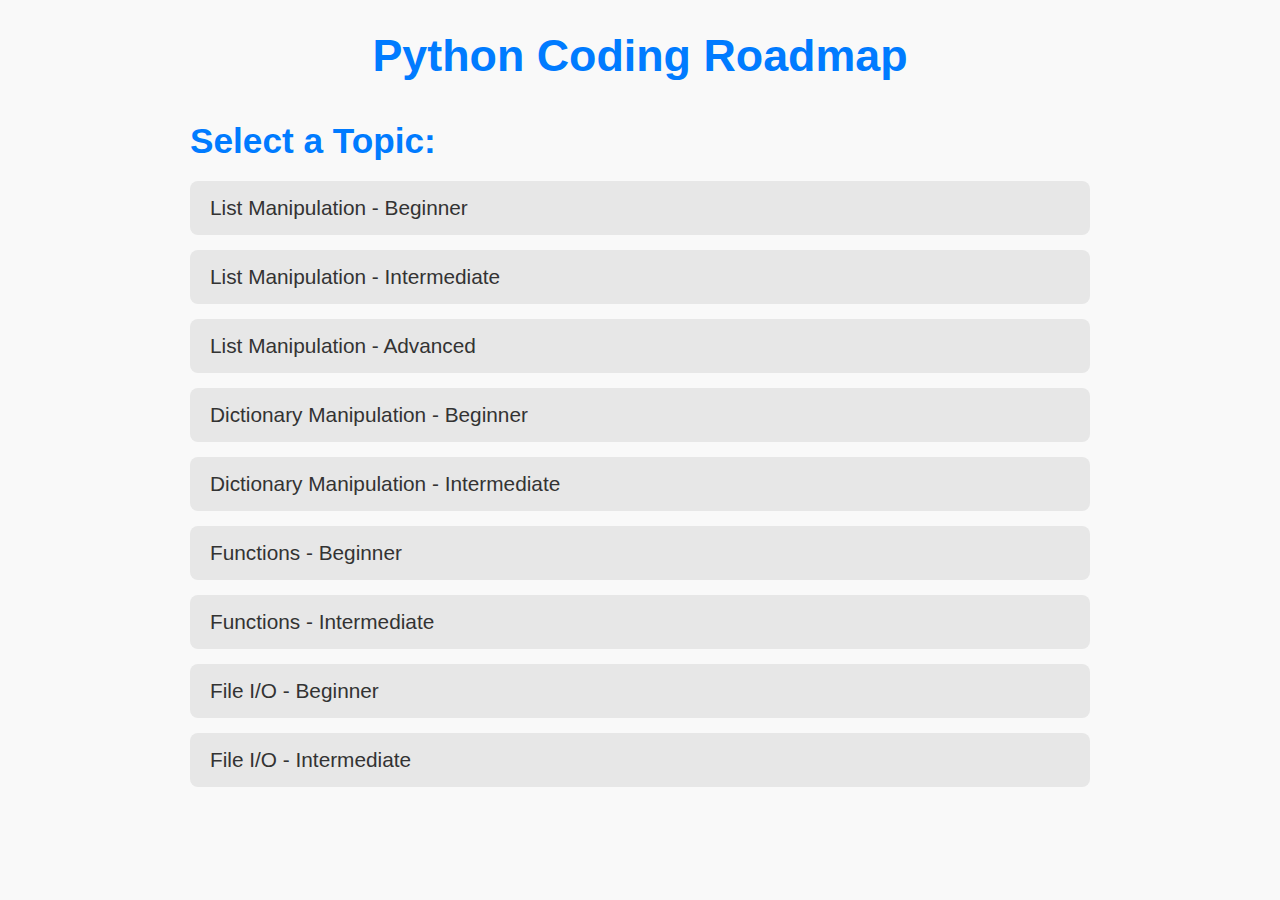
<file: index.html>
<!DOCTYPE html>
<html lang="en">

<head>
  <meta charset="UTF-8">
  <meta name="viewport" content="width=device-width, initial-scale=1.0">
  <title>Python Coding Roadmap</title>
  <link rel="stylesheet" href="style.css">
</head>

<body>
  <header>
    <h1>Python Coding Roadmap</h1>

  </header>

  <main>
    <section id="topics">
      <h2>Select a Topic:</h2>
      <ul>
        <li><a href="list_manipulation_beginner.html">List Manipulation - Beginner</a></li>
        <li><a href="list_manipulation_intermediate.html">List Manipulation - Intermediate</a></li>
        <li><a href="list_manipulation_advanced.html">List Manipulation - Advanced</a></li>

        <li><a href="dictionary_manipulation_beginner.html">Dictionary Manipulation - Beginner</a></li>
        <li><a href="dictionary_manipulation_intermediate.html">Dictionary Manipulation - Intermediate</a></li>


        <li><a href="functions_beginner.html">Functions - Beginner</a></li>
        <li><a href="functions_intermediate.html">Functions - Intermediate</a></li>


        <li><a href="file_io_beginner.html">File I/O - Beginner</a></li>
        <li><a href="file_io_intermediate.html">File I/O - Intermediate</a></li>

      </ul>
    </section>
  </main>
</body>

</html>
</file>
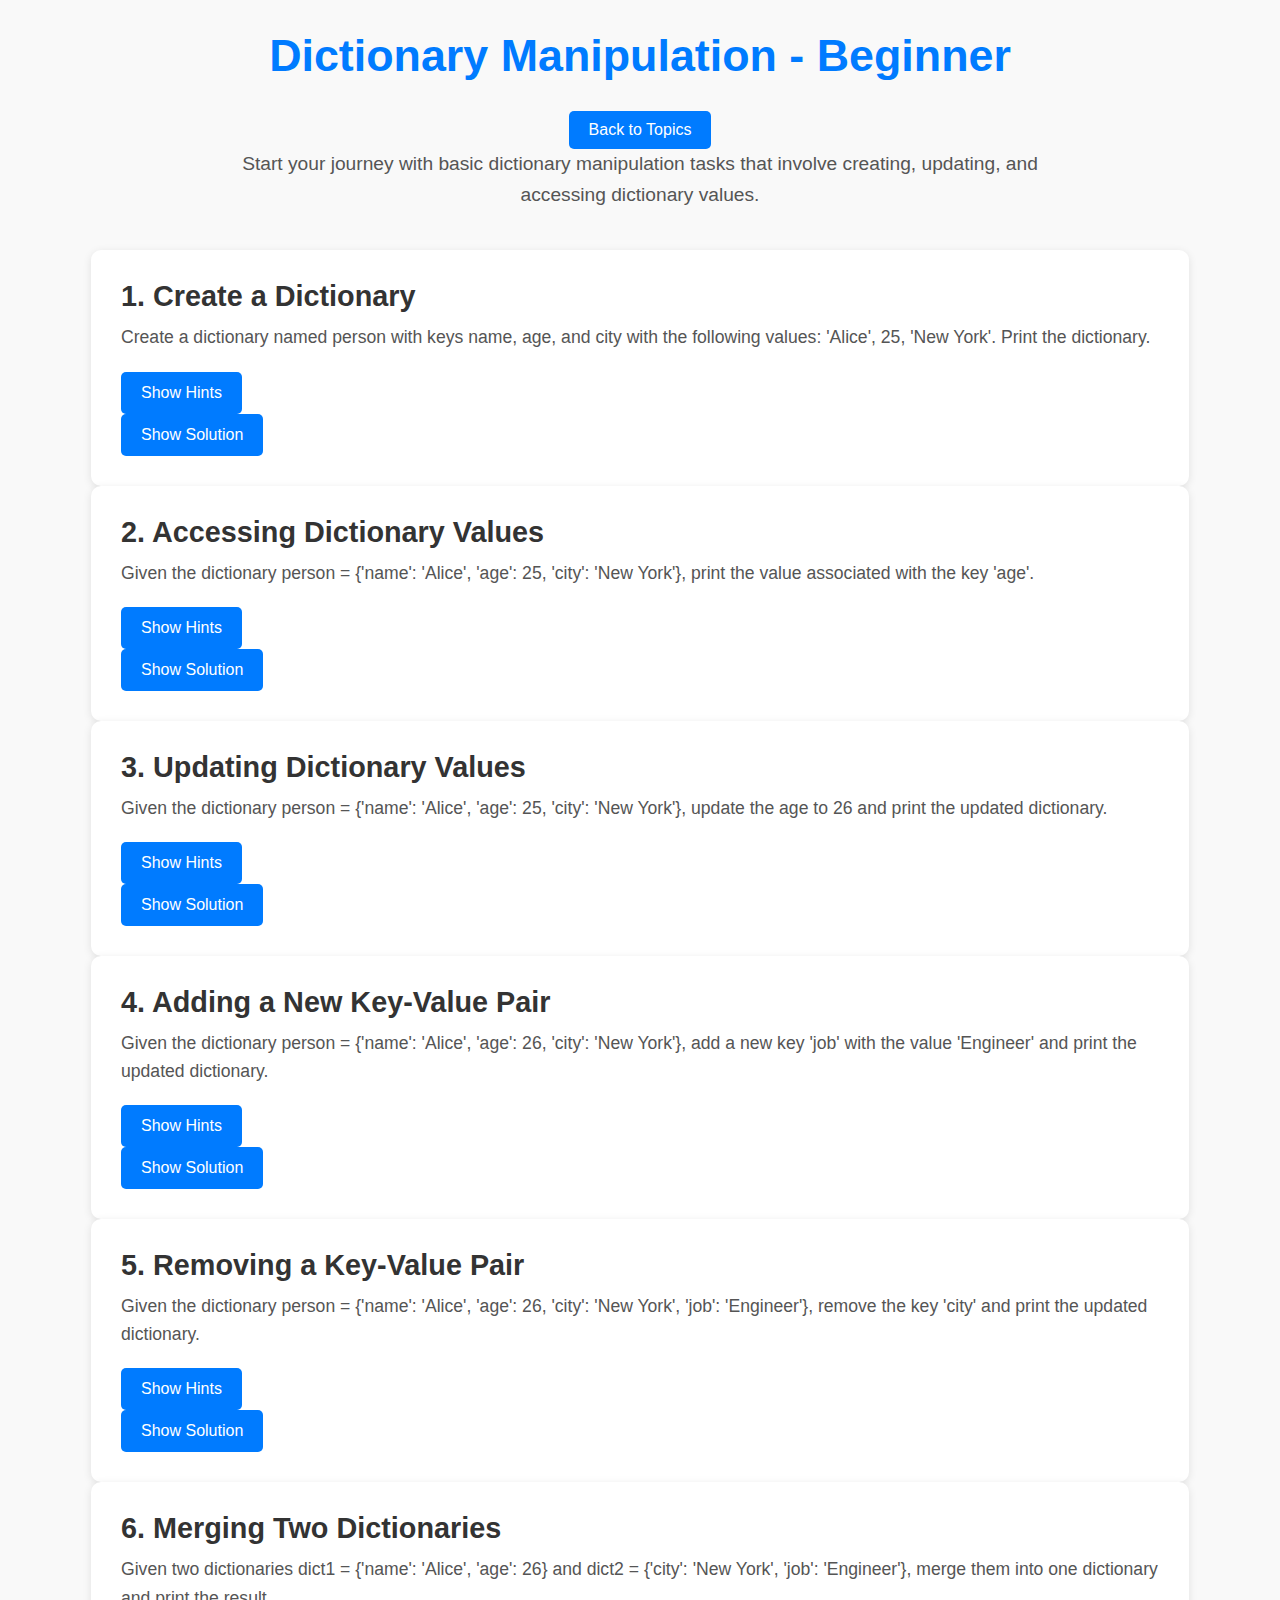
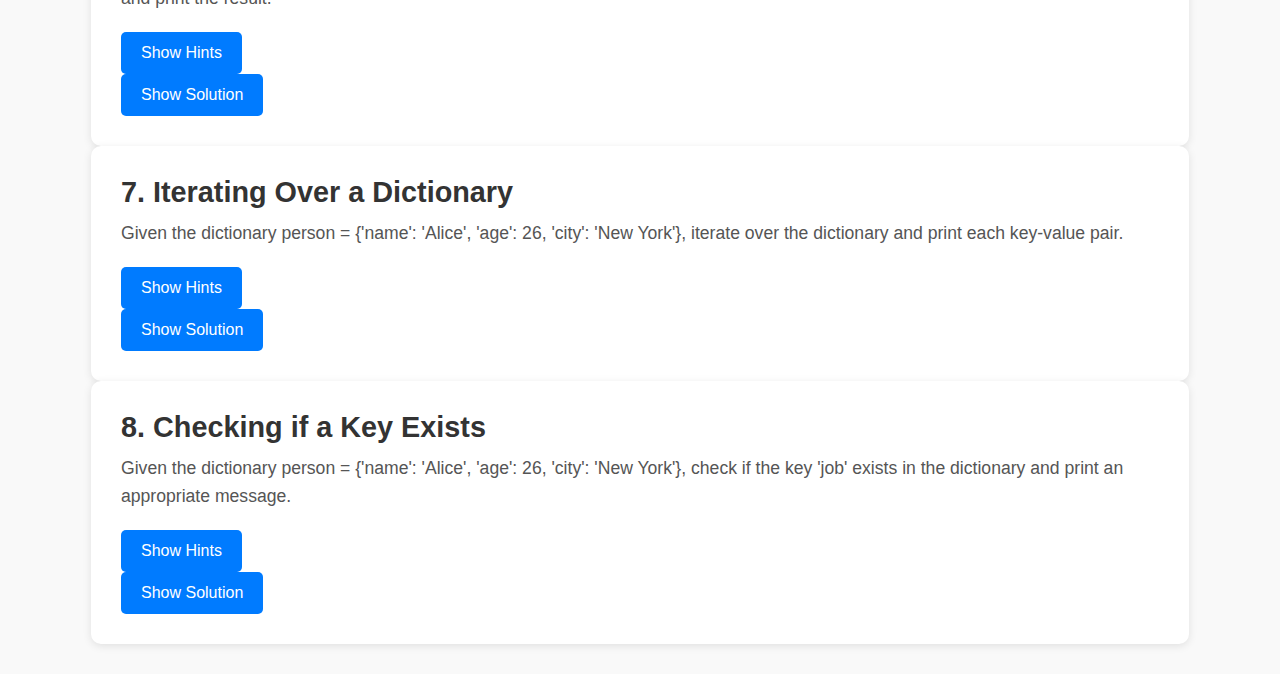
<file: dictionary_manipulation_beginner.html>
<!DOCTYPE html>
<html lang="en">

<head>
    <meta charset="UTF-8">
    <meta name="viewport" content="width=device-width, initial-scale=1.0">
    <title>Dictionary Manipulation - Beginner</title>
    <link rel="stylesheet" href="style.css">
</head>

<body>
    <header>
        <h1>Dictionary Manipulation - Beginner</h1>
        <a href="index.html" class="back-btn">Back to Topics</a>
        <p>Start your journey with basic dictionary manipulation tasks that involve creating, updating, and accessing
            dictionary values.</p>
    </header>

    <main>
        <section id="roadmap">

            <!-- Question 1 -->
            <div class="question-block">
                <h3>1. Create a Dictionary</h3>
                <p class="description">Create a dictionary named <code>person</code> with keys <code>name</code>,
                    <code>age</code>, and <code>city</code> with the following values: <code>'Alice'</code>,
                    <code>25</code>, <code>'New York'</code>. Print the dictionary.
                </p>

                <div class="dropdown">
                    <button class="dropbtn">Show Hints</button>
                    <div class="dropdown-content">
                        <p>Hint 1: Use curly braces to create the dictionary.</p>
                        <p>Hint 2: Assign each key to its corresponding value.</p>
                    </div>
                </div>

                <div class="solution">
                    <button class="dropbtn">Show Solution</button>
                    <div class="dropdown-content">
                        <pre class="code-block">person = {
    'name': 'Alice',
    'age': 25,
    'city': 'New York'
}
print(person)</pre>

                        <h4>Step-by-Step Guide:</h4>
                        <ol>
                            <li>Use curly braces to create a dictionary and assign it to <code>person</code>.</li>
                            <li>Add the keys <code>'name'</code>, <code>'age'</code>, and <code>'city'</code> with their
                                respective values.</li>
                            <li>Print the dictionary to see the result.</li>
                        </ol>
                    </div>
                </div>
            </div>

            <!-- Question 2 -->
            <div class="question-block">
                <h3>2. Accessing Dictionary Values</h3>
                <p class="description">Given the dictionary
                    <code>person = {'name': 'Alice', 'age': 25, 'city': 'New York'}</code>, print the value associated
                    with the key <code>'age'</code>.
                </p>

                <div class="dropdown">
                    <button class="dropbtn">Show Hints</button>
                    <div class="dropdown-content">
                        <p>Hint 1: Use square brackets to access the value for the key.</p>
                        <p>Hint 2: Use <code>print(person['age'])</code>.</p>
                    </div>
                </div>

                <div class="solution">
                    <button class="dropbtn">Show Solution</button>
                    <div class="dropdown-content">
                        <pre class="code-block">person = {'name': 'Alice', 'age': 25, 'city': 'New York'}
print(person['age'])</pre>

                        <h4>Step-by-Step Guide:</h4>
                        <ol>
                            <li>Start with the provided dictionary <code>person</code>.</li>
                            <li>Use square brackets with the key <code>'age'</code> to access its value.</li>
                            <li>Print the value to see the result.</li>
                        </ol>
                    </div>
                </div>
            </div>

            <!-- Question 3 -->
            <div class="question-block">
                <h3>3. Updating Dictionary Values</h3>
                <p class="description">Given the dictionary
                    <code>person = {'name': 'Alice', 'age': 25, 'city': 'New York'}</code>, update the <code>age</code>
                    to <code>26</code> and print the updated dictionary.
                </p>

                <div class="dropdown">
                    <button class="dropbtn">Show Hints</button>
                    <div class="dropdown-content">
                        <p>Hint 1: Use square brackets to access the <code>'age'</code> key.</p>
                        <p>Hint 2: Assign a new value to <code>person['age']</code>.</p>
                    </div>
                </div>

                <div class="solution">
                    <button class="dropbtn">Show Solution</button>
                    <div class="dropdown-content">
                        <pre class="code-block">person = {'name': 'Alice', 'age': 25, 'city': 'New York'}
person['age'] = 26
print(person)</pre>

                        <h4>Step-by-Step Guide:</h4>
                        <ol>
                            <li>Start with the provided dictionary <code>person</code>.</li>
                            <li>Use square brackets to access <code>'age'</code> and assign it a new value
                                <code>26</code>.
                            </li>
                            <li>Print the updated dictionary to see the changes.</li>
                        </ol>
                    </div>
                </div>
            </div>

            <!-- Question 4 -->
            <div class="question-block">
                <h3>4. Adding a New Key-Value Pair</h3>
                <p class="description">Given the dictionary
                    <code>person = {'name': 'Alice', 'age': 26, 'city': 'New York'}</code>, add a new key
                    <code>'job'</code> with the value <code>'Engineer'</code> and print the updated dictionary.
                </p>

                <div class="dropdown">
                    <button class="dropbtn">Show Hints</button>
                    <div class="dropdown-content">
                        <p>Hint 1: Use square brackets to add a new key to the dictionary.</p>
                        <p>Hint 2: Assign the value <code>'Engineer'</code> to <code>person['job']</code>.</p>
                    </div>
                </div>

                <div class="solution">
                    <button class="dropbtn">Show Solution</button>
                    <div class="dropdown-content">
                        <pre class="code-block">person = {'name': 'Alice', 'age': 26, 'city': 'New York'}
person['job'] = 'Engineer'
print(person)</pre>

                        <h4>Step-by-Step Guide:</h4>
                        <ol>
                            <li>Start with the provided dictionary <code>person</code>.</li>
                            <li>Use square brackets to add a new key <code>'job'</code>.</li>
                            <li>Assign it the value <code>'Engineer'</code>.</li>
                            <li>Print the updated dictionary to see the new key-value pair.</li>
                        </ol>
                    </div>
                </div>
            </div>

            <!-- Question 5 -->
            <div class="question-block">
                <h3>5. Removing a Key-Value Pair</h3>
                <p class="description">Given the dictionary
                    <code>person = {'name': 'Alice', 'age': 26, 'city': 'New York', 'job': 'Engineer'}</code>, remove
                    the key <code>'city'</code> and print the updated dictionary.
                </p>

                <div class="dropdown">
                    <button class="dropbtn">Show Hints</button>
                    <div class="dropdown-content">
                        <p>Hint 1: Use the <code>del</code> statement to remove the key.</p>
                        <p>Hint 2: <code>del person['city']</code>.</p>
                    </div>
                </div>

                <div class="solution">
                    <button class="dropbtn">Show Solution</button>
                    <div class="dropdown-content">
                        <pre class="code-block">person = {'name': 'Alice', 'age': 26, 'city': 'New York', 'job': 'Engineer'}
del person['city']
print(person)</pre>

                        <h4>Step-by-Step Guide:</h4>
                        <ol>
                            <li>Start with the provided dictionary <code>person</code>.</li>
                            <li>Use the <code>del</code> statement to remove the key <code>'city'</code>.</li>
                            <li>Print the updated dictionary to verify the removal.</li>
                        </ol>
                    </div>
                </div>
            </div>

            <!-- Question 6 -->
            <div class="question-block">
                <h3>6. Merging Two Dictionaries</h3>
                <p class="description">Given two dictionaries <code>dict1 = {'name': 'Alice', 'age': 26}</code> and
                    <code>dict2 = {'city': 'New York', 'job': 'Engineer'}</code>, merge them into one dictionary and
                    print the result.
                </p>

                <div class="dropdown">
                    <button class="dropbtn">Show Hints</button>
                    <div class="dropdown-content">
                        <p>Hint 1: Use the <code>update()</code> method to merge the dictionaries.</p>
                        <p>Hint 2: You can also use the <code>**</code> unpacking operator.</p>
                    </div>
                </div>

                <div class="solution">
                    <button class="dropbtn">Show Solution</button>
                    <div class="dropdown-content">
                        <pre class="code-block">dict1 = {'name': 'Alice', 'age': 26}
dict2 = {'city': 'New York', 'job': 'Engineer'}
merged_dict = {**dict1, **dict2}
print(merged_dict)</pre>

                        <h4>Step-by-Step Guide:</h4>
                        <ol>
                            <li>Start with the two provided dictionaries.</li>
                            <li>Use the unpacking operator <code>**</code> to merge them into a new dictionary.</li>
                            <li>Print the merged dictionary to see the result.</li>
                        </ol>
                    </div>
                </div>
            </div>

            <!-- Question 7 -->
            <div class="question-block">
                <h3>7. Iterating Over a Dictionary</h3>
                <p class="description">Given the dictionary
                    <code>person = {'name': 'Alice', 'age': 26, 'city': 'New York'}</code>, iterate over the dictionary
                    and print each key-value pair.
                </p>

                <div class="dropdown">
                    <button class="dropbtn">Show Hints</button>
                    <div class="dropdown-content">
                        <p>Hint 1: Use a <code>for</code> loop to iterate through the dictionary.</p>
                        <p>Hint 2: Use the <code>items()</code> method to get key-value pairs.</p>
                    </div>
                </div>

                <div class="solution">
                    <button class="dropbtn">Show Solution</button>
                    <div class="dropdown-content">
                        <pre class="code-block">person = {'name': 'Alice', 'age': 26, 'city': 'New York'}
for key, value in person.items():
    print(key, ":", value)</pre>

                        <h4>Step-by-Step Guide:</h4>
                        <ol>
                            <li>Start with the provided dictionary <code>person</code>.</li>
                            <li>Use a <code>for</code> loop to iterate through <code>person.items()</code>.</li>
                            <li>Print each key and its corresponding value.</li>
                        </ol>
                    </div>
                </div>
            </div>

            <!-- Question 8 -->
            <div class="question-block">
                <h3>8. Checking if a Key Exists</h3>
                <p class="description">Given the dictionary
                    <code>person = {'name': 'Alice', 'age': 26, 'city': 'New York'}</code>, check if the key
                    <code>'job'</code> exists in the dictionary and print an appropriate message.
                </p>

                <div class="dropdown">
                    <button class="dropbtn">Show Hints</button>
                    <div class="dropdown-content">
                        <p>Hint 1: Use the <code>in</code> keyword to check for key existence.</p>
                        <p>Hint 2: Use an <code>if</code> statement to print the message.</p>
                    </div>
                </div>

                <div class="solution">
                    <button class="dropbtn">Show Solution</button>
                    <div class="dropdown-content">
                        <pre class="code-block">person = {'name': 'Alice', 'age': 26, 'city': 'New York'}
if 'job' in person:
    print("Job exists:", person['job'])
else:
    print("Job key does not exist.")</pre>

                        <h4>Step-by-Step Guide:</h4>
                        <ol>
                            <li>Start with the provided dictionary <code>person</code>.</li>
                            <li>Use the <code>in</code> keyword to check if <code>'job'</code> is a key.</li>
                            <li>Print a message based on the result of the check.</li>
                        </ol>
                    </div>
                </div>
            </div>

        </section>
    </main>

    <script src="script.js"></script>
</body>

</html>
</file>
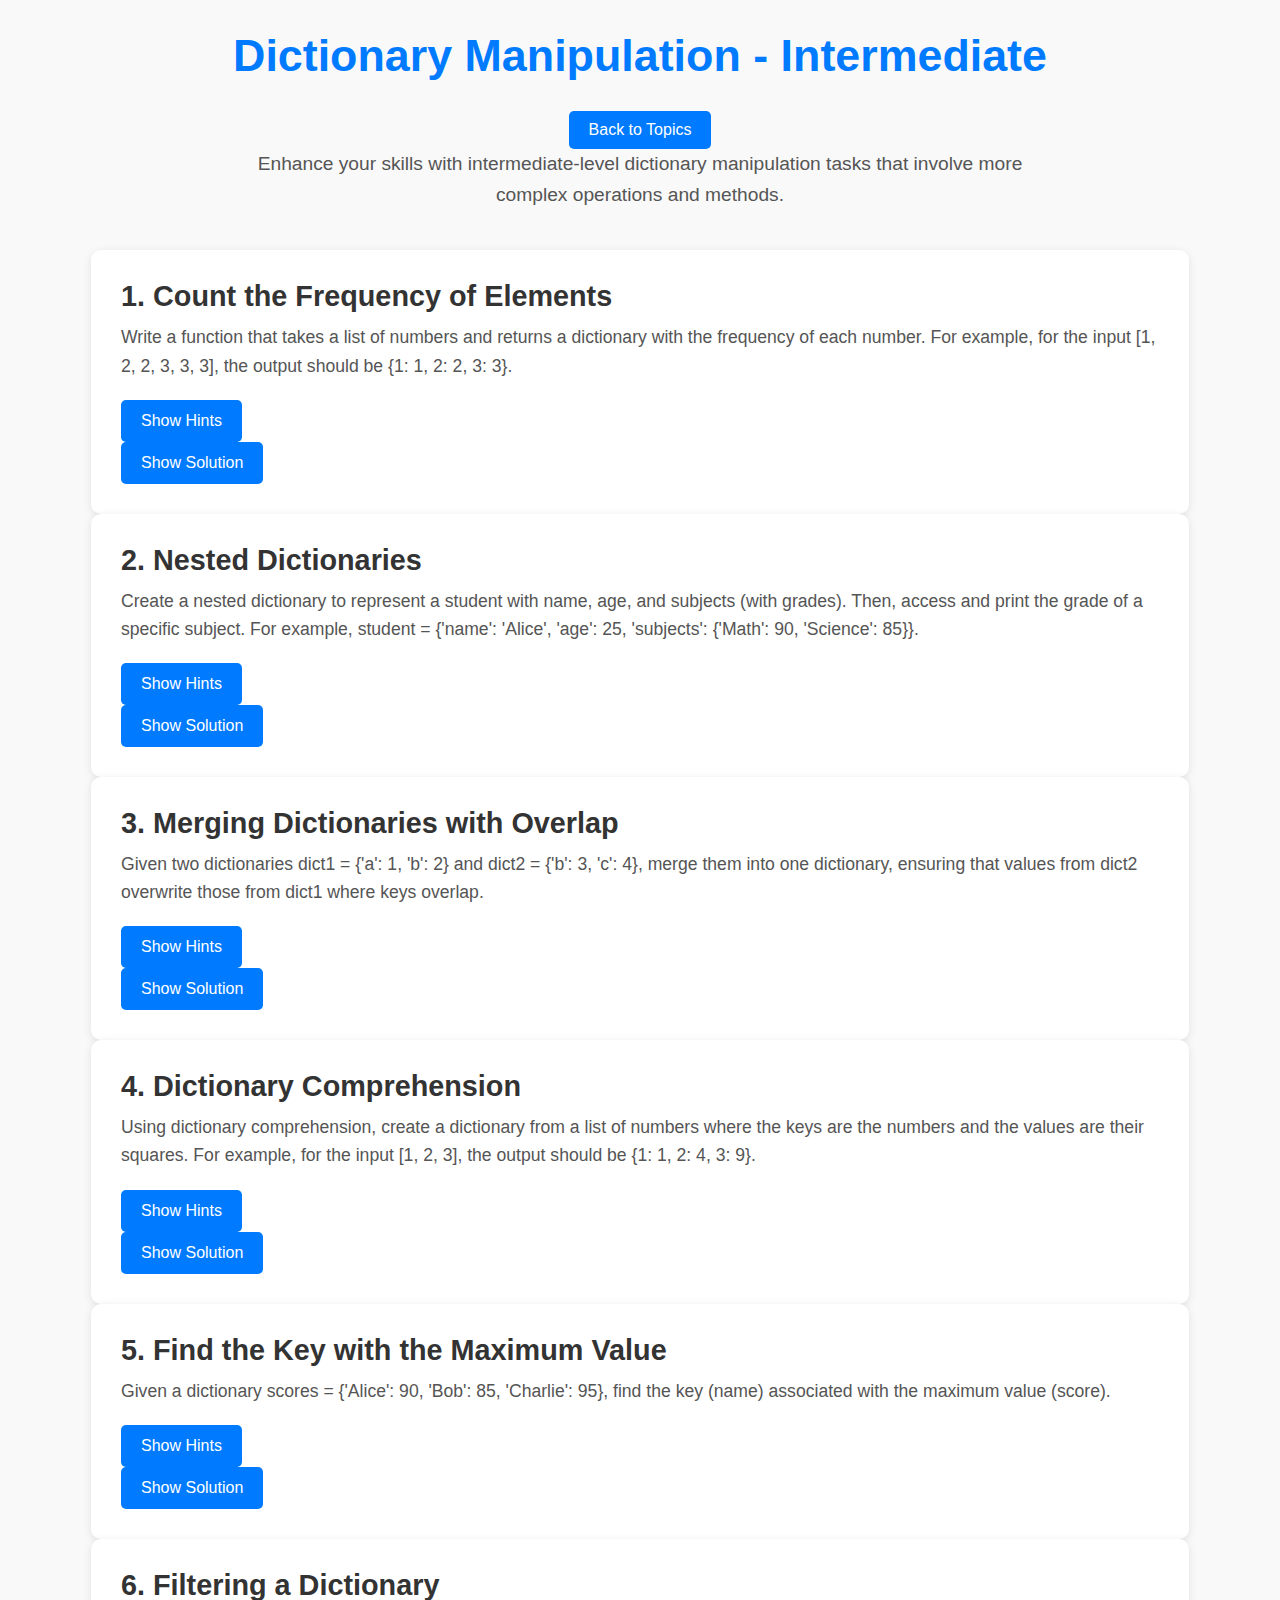
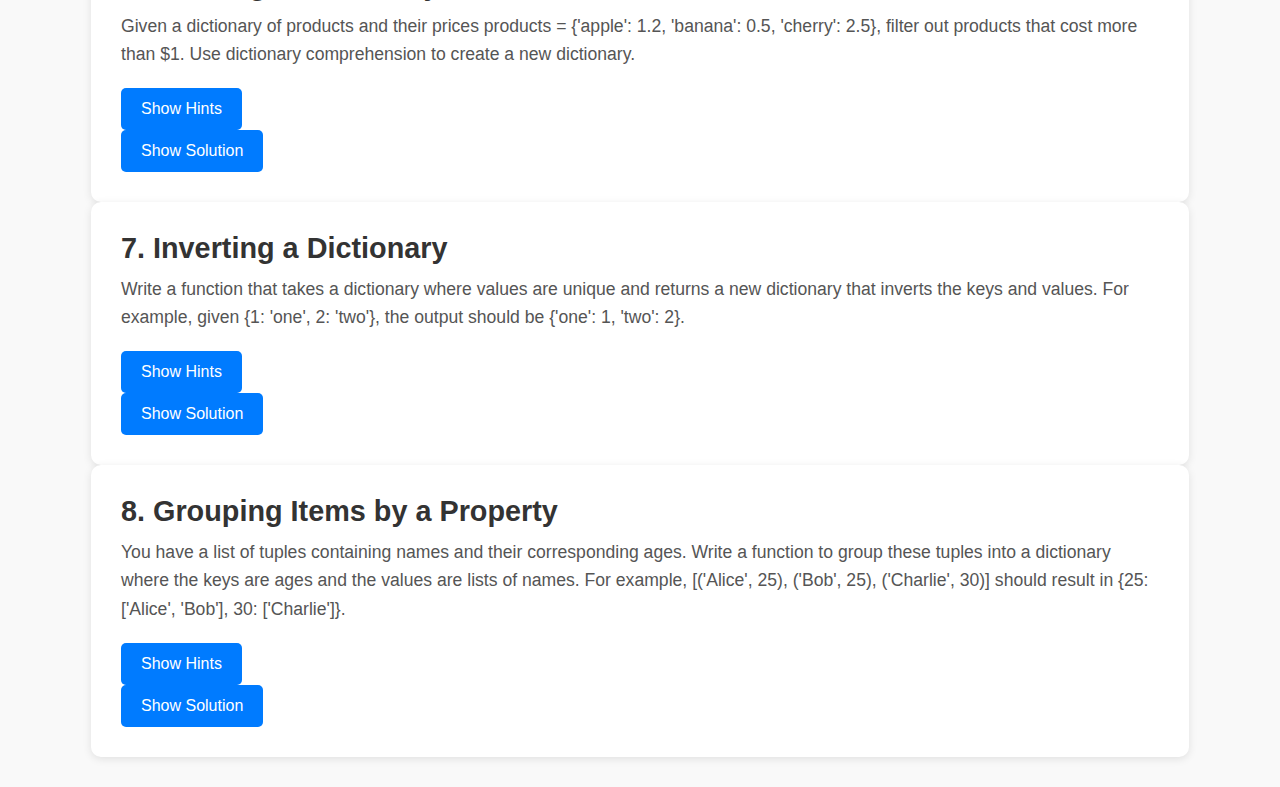
<file: dictionary_manipulation_intermediate.html>
<!DOCTYPE html>
<html lang="en">

<head>
    <meta charset="UTF-8">
    <meta name="viewport" content="width=device-width, initial-scale=1.0">
    <title>Dictionary Manipulation - Intermediate</title>
    <link rel="stylesheet" href="style.css">
</head>

<body>
    <header>
        <h1>Dictionary Manipulation - Intermediate</h1>
        <a href="index.html" class="back-btn">Back to Topics</a>
        <p>Enhance your skills with intermediate-level dictionary manipulation tasks that involve more complex
            operations and methods.</p>
    </header>

    <main>
        <section id="roadmap">

            <!-- Question 1 -->
            <div class="question-block">
                <h3>1. Count the Frequency of Elements</h3>
                <p class="description">Write a function that takes a list of numbers and returns a dictionary with the
                    frequency of each number. For example, for the input <code>[1, 2, 2, 3, 3, 3]</code>, the output
                    should be <code>{1: 1, 2: 2, 3: 3}</code>.</p>

                <div class="dropdown">
                    <button class="dropbtn">Show Hints</button>
                    <div class="dropdown-content">
                        <p>Hint 1: Use a loop to iterate over the list.</p>
                        <p>Hint 2: Use the <code>dict.get()</code> method to update the frequency count.</p>
                    </div>
                </div>

                <div class="solution">
                    <button class="dropbtn">Show Solution</button>
                    <div class="dropdown-content">
                        <pre class="code-block">def count_frequency(numbers):
    frequency = {}
    for number in numbers:
        frequency[number] = frequency.get(number, 0) + 1
    return frequency

print(count_frequency([1, 2, 2, 3, 3, 3]))</pre>

                        <h4>Step-by-Step Guide:</h4>
                        <ol>
                            <li>Define a function <code>count_frequency(numbers)</code> that takes a list as input.</li>
                            <li>Create an empty dictionary <code>frequency</code>.</li>
                            <li>Iterate through the list and update the count in the dictionary using
                                <code>get()</code>.</li>
                            <li>Return the frequency dictionary.</li>
                        </ol>
                    </div>
                </div>
            </div>

            <!-- Question 2 -->
            <div class="question-block">
                <h3>2. Nested Dictionaries</h3>
                <p class="description">Create a nested dictionary to represent a student with name, age, and subjects
                    (with grades). Then, access and print the grade of a specific subject. For example,
                    <code>student = {'name': 'Alice', 'age': 25, 'subjects': {'Math': 90, 'Science': 85}}</code>.</p>

                <div class="dropdown">
                    <button class="dropbtn">Show Hints</button>
                    <div class="dropdown-content">
                        <p>Hint 1: Use curly braces to create the nested dictionary.</p>
                        <p>Hint 2: Access the grade using <code>student['subjects']['Math']</code>.</p>
                    </div>
                </div>

                <div class="solution">
                    <button class="dropbtn">Show Solution</button>
                    <div class="dropdown-content">
                        <pre class="code-block">student = {
    'name': 'Alice',
    'age': 25,
    'subjects': {
        'Math': 90,
        'Science': 85
    }
}
print("Math grade:", student['subjects']['Math'])</pre>

                        <h4>Step-by-Step Guide:</h4>
                        <ol>
                            <li>Create a nested dictionary representing a student with keys for <code>'name'</code>,
                                <code>'age'</code>, and <code>'subjects'</code>.</li>
                            <li>Use nested square brackets to access the grade of a specific subject.</li>
                            <li>Print the retrieved grade.</li>
                        </ol>
                    </div>
                </div>
            </div>

            <!-- Question 3 -->
            <div class="question-block">
                <h3>3. Merging Dictionaries with Overlap</h3>
                <p class="description">Given two dictionaries <code>dict1 = {'a': 1, 'b': 2}</code> and
                    <code>dict2 = {'b': 3, 'c': 4}</code>, merge them into one dictionary, ensuring that values from
                    <code>dict2</code> overwrite those from <code>dict1</code> where keys overlap.</p>

                <div class="dropdown">
                    <button class="dropbtn">Show Hints</button>
                    <div class="dropdown-content">
                        <p>Hint 1: Use the <code>update()</code> method to merge dictionaries.</p>
                        <p>Hint 2: The second dictionary will overwrite values of the first if keys are the same.</p>
                    </div>
                </div>

                <div class="solution">
                    <button class="dropbtn">Show Solution</button>
                    <div class="dropdown-content">
                        <pre class="code-block">dict1 = {'a': 1, 'b': 2}
dict2 = {'b': 3, 'c': 4}
dict1.update(dict2)
print(dict1)</pre>

                        <h4>Step-by-Step Guide:</h4>
                        <ol>
                            <li>Start with the two provided dictionaries.</li>
                            <li>Use <code>dict1.update(dict2)</code> to merge them.</li>
                            <li>Print <code>dict1</code> to see the merged result with updated values.</li>
                        </ol>
                    </div>
                </div>
            </div>

            <!-- Question 4 -->
            <div class="question-block">
                <h3>4. Dictionary Comprehension</h3>
                <p class="description">Using dictionary comprehension, create a dictionary from a list of numbers where
                    the keys are the numbers and the values are their squares. For example, for the input
                    <code>[1, 2, 3]</code>, the output should be <code>{1: 1, 2: 4, 3: 9}</code>.</p>

                <div class="dropdown">
                    <button class="dropbtn">Show Hints</button>
                    <div class="dropdown-content">
                        <p>Hint 1: Use the syntax <code>{key: value for key in iterable}</code>.</p>
                        <p>Hint 2: Calculate the square using <code>number ** 2</code>.</p>
                    </div>
                </div>

                <div class="solution">
                    <button class="dropbtn">Show Solution</button>
                    <div class="dropdown-content">
                        <pre class="code-block">numbers = [1, 2, 3]
squares = {number: number ** 2 for number in numbers}
print(squares)</pre>

                        <h4>Step-by-Step Guide:</h4>
                        <ol>
                            <li>Define a list of numbers.</li>
                            <li>Use dictionary comprehension to create a new dictionary where keys are numbers and
                                values are their squares.</li>
                            <li>Print the resulting dictionary.</li>
                        </ol>
                    </div>
                </div>
            </div>

            <!-- Question 5 -->
            <div class="question-block">
                <h3>5. Find the Key with the Maximum Value</h3>
                <p class="description">Given a dictionary <code>scores = {'Alice': 90, 'Bob': 85, 'Charlie': 95}</code>,
                    find the key (name) associated with the maximum value (score).</p>

                <div class="dropdown">
                    <button class="dropbtn">Show Hints</button>
                    <div class="dropdown-content">
                        <p>Hint 1: Use the <code>max()</code> function with the dictionary's values.</p>
                        <p>Hint 2: Use a generator expression to find the corresponding key.</p>
                    </div>
                </div>

                <div class="solution">
                    <button class="dropbtn">Show Solution</button>
                    <div class="dropdown-content">
                        <pre class="code-block">scores = {'Alice': 90, 'Bob': 85, 'Charlie': 95}
max_name = max(scores, key=scores.get)
print("The highest score is by:", max_name)</pre>

                        <h4>Step-by-Step Guide:</h4>
                        <ol>
                            <li>Define the dictionary with scores.</li>
                            <li>Use the <code>max()</code> function to find the key associated with the highest score
                                using the <code>key</code> parameter.</li>
                            <li>Print the name of the person with the highest score.</li>
                        </ol>
                    </div>
                </div>
            </div>

            <!-- Question 6 -->
            <div class="question-block">
                <h3>6. Filtering a Dictionary</h3>
                <p class="description">Given a dictionary of products and their prices
                    <code>products = {'apple': 1.2, 'banana': 0.5, 'cherry': 2.5}</code>, filter out products that cost
                    more than $1. Use dictionary comprehension to create a new dictionary.</p>

                <div class="dropdown">
                    <button class="dropbtn">Show Hints</button>
                    <div class="dropdown-content">
                        <p>Hint 1: Use an <code>if</code> condition in your dictionary comprehension.</p>
                        <p>Hint 2: Access prices using <code>products[item]</code>.</p>
                    </div>
                </div>

                <div class="solution">
                    <button class="dropbtn">Show Solution</button>
                    <div class="dropdown-content">
                        <pre class="code-block">products = {'apple': 1.2, 'banana': 0.5, 'cherry': 2.5}
            filtered_products = {item: price for item, price in products.items() if price <= 1}
            print(filtered_products)</pre>

                        <h4>Step-by-Step Guide:</h4>
                        <ol>
                            <li>Define the dictionary of products and their prices.</li>
                            <li>Use dictionary comprehension with a condition to filter items based on price.</li>
                            <li>Print the filtered dictionary.</li>
                        </ol>
                    </div>
                </div>
            </div>

            <!-- Question 7 -->
            <div class="question-block">
                <h3>7. Inverting a Dictionary</h3>
                <p class="description">Write a function that takes a dictionary where values are unique and returns a
                    new dictionary that inverts the keys and values. For example, given
                    <code>{1: 'one', 2: 'two'}</code>, the output should be <code>{'one': 1, 'two': 2}</code>.</p>

                <div class="dropdown">
                    <button class="dropbtn">Show Hints</button>
                    <div class="dropdown-content">
                        <p>Hint 1: Use a loop or dictionary comprehension to create the inverted dictionary.</p>
                        <p>Hint 2: Make sure to swap keys and values.</p>
                    </div>
                </div>

                <div class="solution">
                    <button class="dropbtn">Show Solution</button>
                    <div class="dropdown-content">
                        <pre class="code-block">def invert_dict(d):
            return {value: key for key, value in d.items()}

            print(invert_dict({1: 'one', 2: 'two'}))</pre>

                        <h4>Step-by-Step Guide:</h4>
                        <ol>
                            <li>Define a function <code>invert_dict(d)</code> that takes a dictionary as input.</li>
                            <li>Create a new dictionary using comprehension where keys and values are swapped.</li>
                            <li>Return the inverted dictionary.</li>
                        </ol>
                    </div>
                </div>
            </div>

            <!-- Question 8 -->
            <div class="question-block">
                <h3>8. Grouping Items by a Property</h3>
                <p class="description">You have a list of tuples containing names and their corresponding ages. Write a
                    function to group these tuples into a dictionary where the keys are ages and the values are lists of
                    names. For example, <code>[('Alice', 25), ('Bob', 25), ('Charlie', 30)]</code> should result in
                    <code>{25: ['Alice', 'Bob'], 30: ['Charlie']}</code>.</p>

                <div class="dropdown">
                    <button class="dropbtn">Show Hints</button>
                    <div class="dropdown-content">
                        <p>Hint 1: Initialize an empty dictionary to hold grouped items.</p>
                        <p>Hint 2: Iterate over the list and append names to the corresponding age key.</p>
                    </div>
                </div>

                <div class="solution">
                    <button class="dropbtn">Show Solution</button>
                    <div class="dropdown-content">
                        <pre class="code-block">def group_by_age(data):
            grouped = {}
            for name, age in data:
            if age not in grouped:
            grouped[age] = []
            grouped[age].append(name)
            return grouped

            print(group_by_age([('Alice', 25), ('Bob', 25), ('Charlie', 30)]))</pre>

                        <h4>Step-by-Step Guide:</h4>
                        <ol>
                            <li>Define a function <code>group_by_age(data)</code> that takes a list of tuples as input.
                            </li>
                            <li>Create an empty dictionary <code>grouped</code>.</li>
                            <li>Iterate through each tuple, adding names to the appropriate list based on age.</li>
                            <li>Return the grouped dictionary.</li>
                        </ol>
                    </div>
                </div>
            </div>

        </section>
    </main>

    <script src="script.js"></script>
</body>

</html>
</file>
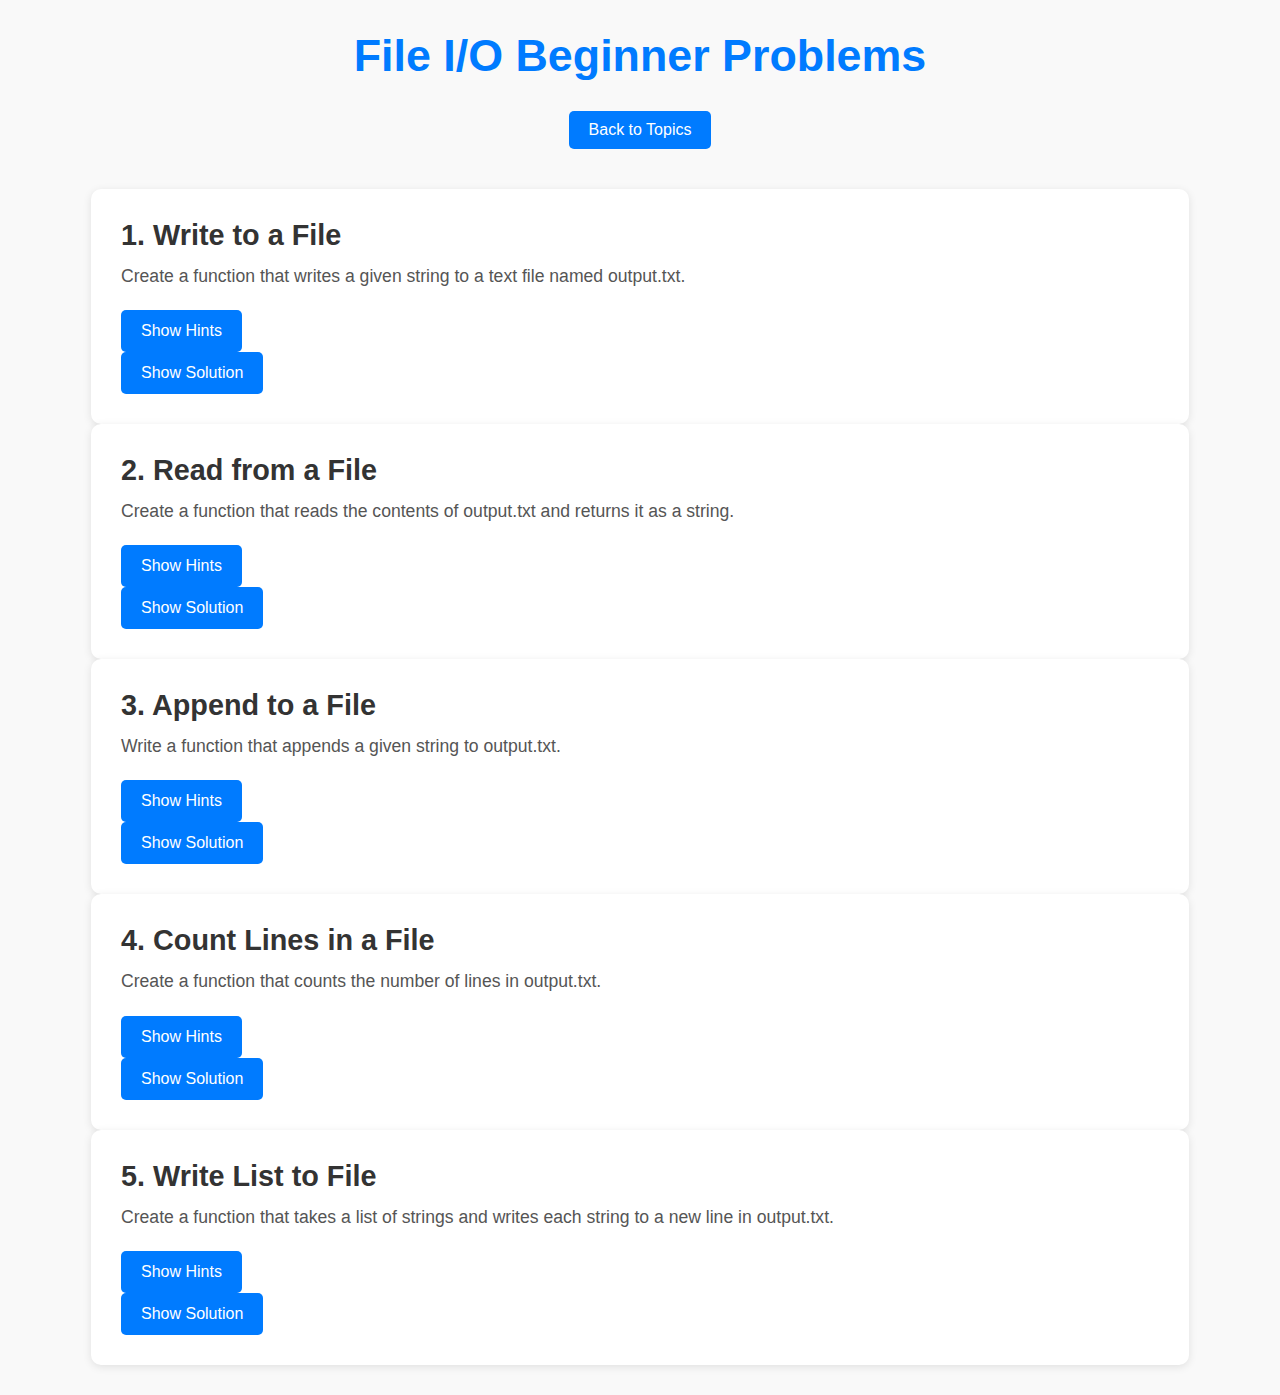
<file: file_io_beginner.html>
<!DOCTYPE html>
<html lang="en">

<head>
    <meta charset="UTF-8">
    <meta name="viewport" content="width=device-width, initial-scale=1.0">
    <title>File I/O Beginner Problems</title>
    <link rel="stylesheet" href="style.css">
</head>

<body>
    <header>
        <h1>File I/O Beginner Problems</h1>
        <a href="index.html" class="back-btn">Back to Topics</a>
    </header>
    <main>
        <section>

            <!-- Question 1 -->
            <div class="question-block">
                <h3>1. Write to a File</h3>
                <p class="description">Create a function that writes a given string to a text file named
                    <code>output.txt</code>.
                </p>

                <div class="dropdown">
                    <button class="dropbtn">Show Hints</button>
                    <div class="dropdown-content">
                        <p>Hint 1: Use the <code>open()</code> function with the mode <code>'w'</code>.</p>
                        <p>Hint 2: Use the <code>write()</code> method to write to the file.</p>
                    </div>
                </div>

                <div class="solution">
                    <button class="dropbtn">Show Solution</button>
                    <div class="dropdown-content">
                        <pre class="code-block">def write_to_file(content):
    with open('output.txt', 'w') as f:
        f.write(content)

write_to_file("Hello, World!")</pre>

                        <h4>Step-by-Step Guide:</h4>
                        <ol>
                            <li>Define a function <code>write_to_file(content)</code>.</li>
                            <li>Open a file in write mode using <code>with open('output.txt', 'w')</code>.</li>
                            <li>Write the content to the file using <code>f.write(content)</code>.</li>
                        </ol>
                    </div>
                </div>
            </div>

            <!-- Question 2 -->
            <div class="question-block">
                <h3>2. Read from a File</h3>
                <p class="description">Create a function that reads the contents of <code>output.txt</code> and returns
                    it as a string.</p>

                <div class="dropdown">
                    <button class="dropbtn">Show Hints</button>
                    <div class="dropdown-content">
                        <p>Hint 1: Use the <code>open()</code> function with the mode <code>'r'</code>.</p>
                        <p>Hint 2: Use the <code>read()</code> method to read the file contents.</p>
                    </div>
                </div>

                <div class="solution">
                    <button class="dropbtn">Show Solution</button>
                    <div class="dropdown-content">
                        <pre class="code-block">def read_from_file():
    with open('output.txt', 'r') as f:
        return f.read()

print(read_from_file())</pre>

                        <h4>Step-by-Step Guide:</h4>
                        <ol>
                            <li>Define a function <code>read_from_file()</code>.</li>
                            <li>Open the file in read mode using <code>with open('output.txt', 'r')</code>.</li>
                            <li>Read the content with <code>f.read()</code> and return it.</li>
                        </ol>
                    </div>
                </div>
            </div>

            <!-- Question 3 -->
            <div class="question-block">
                <h3>3. Append to a File</h3>
                <p class="description">Write a function that appends a given string to <code>output.txt</code>.</p>

                <div class="dropdown">
                    <button class="dropbtn">Show Hints</button>
                    <div class="dropdown-content">
                        <p>Hint 1: Open the file in append mode using <code>'a'</code>.</p>
                        <p>Hint 2: Use the <code>write()</code> method again.</p>
                    </div>
                </div>

                <div class="solution">
                    <button class="dropbtn">Show Solution</button>
                    <div class="dropdown-content">
                        <pre class="code-block">def append_to_file(content):
    with open('output.txt', 'a') as f:
        f.write(content)

append_to_file("\nThis is an appended line.")</pre>

                        <h4>Step-by-Step Guide:</h4>
                        <ol>
                            <li>Define a function <code>append_to_file(content)</code>.</li>
                            <li>Open the file in append mode using <code>with open('output.txt', 'a')</code>.</li>
                            <li>Write the content to the file using <code>f.write(content)</code>.</li>
                        </ol>
                    </div>
                </div>
            </div>

            <!-- Question 4 -->
            <div class="question-block">
                <h3>4. Count Lines in a File</h3>
                <p class="description">Create a function that counts the number of lines in <code>output.txt</code>.</p>

                <div class="dropdown">
                    <button class="dropbtn">Show Hints</button>
                    <div class="dropdown-content">
                        <p>Hint 1: Read the file line by line.</p>
                        <p>Hint 2: Use a loop to count the lines.</p>
                    </div>
                </div>

                <div class="solution">
                    <button class="dropbtn">Show Solution</button>
                    <div class="dropdown-content">
                        <pre class="code-block">def count_lines():
    with open('output.txt', 'r') as f:
        return len(f.readlines())

print(count_lines())</pre>

                        <h4>Step-by-Step Guide:</h4>
                        <ol>
                            <li>Define a function <code>count_lines()</code>.</li>
                            <li>Open the file in read mode using <code>with open('output.txt', 'r')</code>.</li>
                            <li>Read all lines using <code>f.readlines()</code> and return the length.</li>
                        </ol>
                    </div>
                </div>
            </div>

            <!-- Question 5 -->
            <div class="question-block">
                <h3>5. Write List to File</h3>
                <p class="description">Create a function that takes a list of strings and writes each string to a new
                    line in <code>output.txt</code>.</p>

                <div class="dropdown">
                    <button class="dropbtn">Show Hints</button>
                    <div class="dropdown-content">
                        <p>Hint 1: Join the list with newline characters.</p>
                        <p>Hint 2: Write the joined string to the file.</p>
                    </div>
                </div>

                <div class="solution">
                    <button class="dropbtn">Show Solution</button>
                    <div class="dropdown-content">
                        <pre class="code-block">def write_list_to_file(lst):
    with open('output.txt', 'w') as f:
        f.write('\n'.join(lst))

write_list_to_file(["Line 1", "Line 2", "Line 3"])</pre>

                        <h4>Step-by-Step Guide:</h4>
                        <ol>
                            <li>Define a function <code>write_list_to_file(lst)</code>.</li>
                            <li>Open the file in write mode using <code>with open('output.txt', 'w')</code>.</li>
                            <li>Join the list into a string with newline characters and write it to the file.</li>
                        </ol>
                    </div>
                </div>
            </div>

        </section>
    </main>

    <script src="script.js"></script>
</body>

</html>
</file>
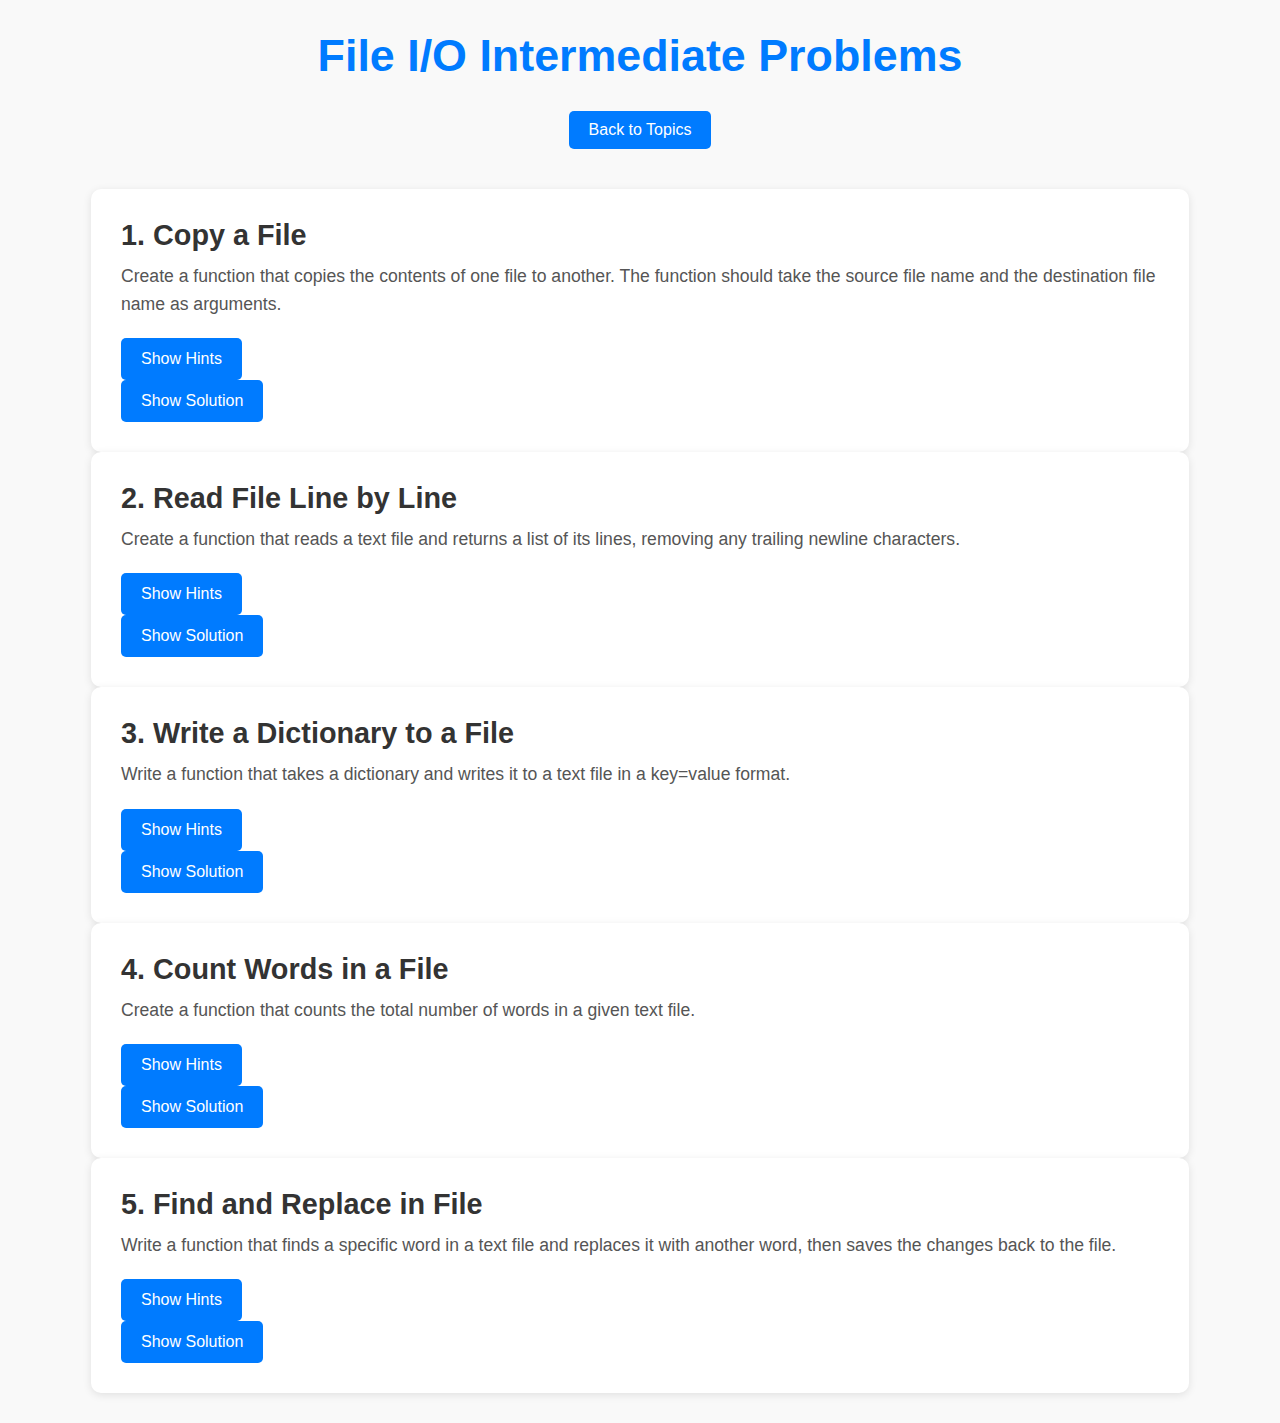
<file: file_io_intermediate.html>
<!DOCTYPE html>
<html lang="en">

<head>
    <meta charset="UTF-8">
    <meta name="viewport" content="width=device-width, initial-scale=1.0">
    <title>File I/O Intermediate Problems</title>
    <link rel="stylesheet" href="style.css">
</head>

<body>
    <header>
        <h1>File I/O Intermediate Problems</h1>
        <a href="index.html" class="back-btn">Back to Topics</a>
    </header>
    <main>
        <section>

            <!-- Question 1 -->
            <div class="question-block">
                <h3>1. Copy a File</h3>
                <p class="description">Create a function that copies the contents of one file to another. The function
                    should take the source file name and the destination file name as arguments.</p>

                <div class="dropdown">
                    <button class="dropbtn">Show Hints</button>
                    <div class="dropdown-content">
                        <p>Hint 1: Open the source file in read mode.</p>
                        <p>Hint 2: Open the destination file in write mode.</p>
                    </div>
                </div>

                <div class="solution">
                    <button class="dropbtn">Show Solution</button>
                    <div class="dropdown-content">
                        <pre class="code-block">def copy_file(src, dest):
    with open(src, 'r') as fsrc:
        with open(dest, 'w') as fdest:
            fdest.write(fsrc.read())

copy_file('source.txt', 'destination.txt')</pre>

                        <h4>Step-by-Step Guide:</h4>
                        <ol>
                            <li>Define a function <code>copy_file(src, dest)</code>.</li>
                            <li>Open the source file in read mode.</li>
                            <li>Open the destination file in write mode.</li>
                            <li>Read from the source and write to the destination.</li>
                        </ol>
                    </div>
                </div>
            </div>

            <!-- Question 2 -->
            <div class="question-block">
                <h3>2. Read File Line by Line</h3>
                <p class="description">Create a function that reads a text file and returns a list of its lines,
                    removing any trailing newline characters.</p>

                <div class="dropdown">
                    <button class="dropbtn">Show Hints</button>
                    <div class="dropdown-content">
                        <p>Hint 1: Use a loop to read each line.</p>
                        <p>Hint 2: Use <code>strip()</code> to remove newline characters.</p>
                    </div>
                </div>

                <div class="solution">
                    <button class="dropbtn">Show Solution</button>
                    <div class="dropdown-content">
                        <pre class="code-block">def read_lines(filename):
    with open(filename, 'r') as f:
        return [line.strip() for line in f]

print(read_lines('output.txt'))</pre>

                        <h4>Step-by-Step Guide:</h4>
                        <ol>
                            <li>Define a function <code>read_lines(filename)</code>.</li>
                            <li>Open the file in read mode.</li>
                            <li>Use a list comprehension to read and strip each line.</li>
                        </ol>
                    </div>
                </div>
            </div>

            <!-- Question 3 -->
            <div class="question-block">
                <h3>3. Write a Dictionary to a File</h3>
                <p class="description">Write a function that takes a dictionary and writes it to a text file in a
                    key=value format.</p>

                <div class="dropdown">
                    <button class="dropbtn">Show Hints</button>
                    <div class="dropdown-content">
                        <p>Hint 1: Iterate over the dictionary items.</p>
                        <p>Hint 2: Use <code>f.write()</code> to write each key-value pair.</p>
                    </div>
                </div>

                <div class="solution">
                    <button class="dropbtn">Show Solution</button>
                    <div class="dropdown-content">
                        <pre class="code-block">def write_dict_to_file(d, filename):
    with open(filename, 'w') as f:
        for key, value in d.items():
            f.write(f"{key}={value}\n")

write_dict_to_file({'name': 'Alice', 'age': 30}, 'output.txt')</pre>

                        <h4>Step-by-Step Guide:</h4>
                        <ol>
                            <li>Define a function <code>write_dict_to_file(d, filename)</code>.</li>
                            <li>Open the file in write mode.</li>
                            <li>Iterate over the dictionary and write each key-value pair.</li>
                        </ol>
                    </div>
                </div>
            </div>

            <!-- Question 4 -->
            <div class="question-block">
                <h3>4. Count Words in a File</h3>
                <p class="description">Create a function that counts the total number of words in a given text file.</p>

                <div class="dropdown">
                    <button class="dropbtn">Show Hints</button>
                    <div class="dropdown-content">
                        <p>Hint 1: Read the file content as a single string.</p>
                        <p>Hint 2: Split the string into words using <code>split()</code>.</p>
                    </div>
                </div>

                <div class="solution">
                    <button class="dropbtn">Show Solution</button>
                    <div class="dropdown-content">
                        <pre class="code-block">def count_words(filename):
    with open(filename, 'r') as f:
        content = f.read()
        return len(content.split())

print(count_words('output.txt'))</pre>

                        <h4>Step-by-Step Guide:</h4>
                        <ol>
                            <li>Define a function <code>count_words(filename)</code>.</li>
                            <li>Open the file in read mode.</li>
                            <li>Read the content and split it into words.</li>
                            <li>Return the word count.</li>
                        </ol>
                    </div>
                </div>
            </div>

            <!-- Question 5 -->
            <div class="question-block">
                <h3>5. Find and Replace in File</h3>
                <p class="description">Write a function that finds a specific word in a text file and replaces it with
                    another word, then saves the changes back to the file.</p>

                <div class="dropdown">
                    <button class="dropbtn">Show Hints</button>
                    <div class="dropdown-content">
                        <p>Hint 1: Read the entire file content.</p>
                        <p>Hint 2: Use <code>str.replace()</code> to perform the replacement.</p>
                    </div>
                </div>

                <div class="solution">
                    <button class="dropbtn">Show Solution</button>
                    <div class="dropdown-content">
                        <pre class="code-block">def find_and_replace(filename, old_word, new_word):
    with open(filename, 'r') as f:
        content = f.read()
    content = content.replace(old_word, new_word)
    with open(filename, 'w') as f:
        f.write(content)

find_and_replace('output.txt', 'old', 'new')</pre>

                        <h4>Step-by-Step Guide:</h4>
                        <ol>
                            <li>Define a function <code>find_and_replace(filename, old_word, new_word)</code>.</li>
                            <li>Read the file content.</li>
                            <li>Replace the old word with the new word.</li>
                            <li>Write the updated content back to the file.</li>
                        </ol>
                    </div>
                </div>
            </div>

        </section>
    </main>

    <script src="script.js"></script>
</body>

</html>
</file>
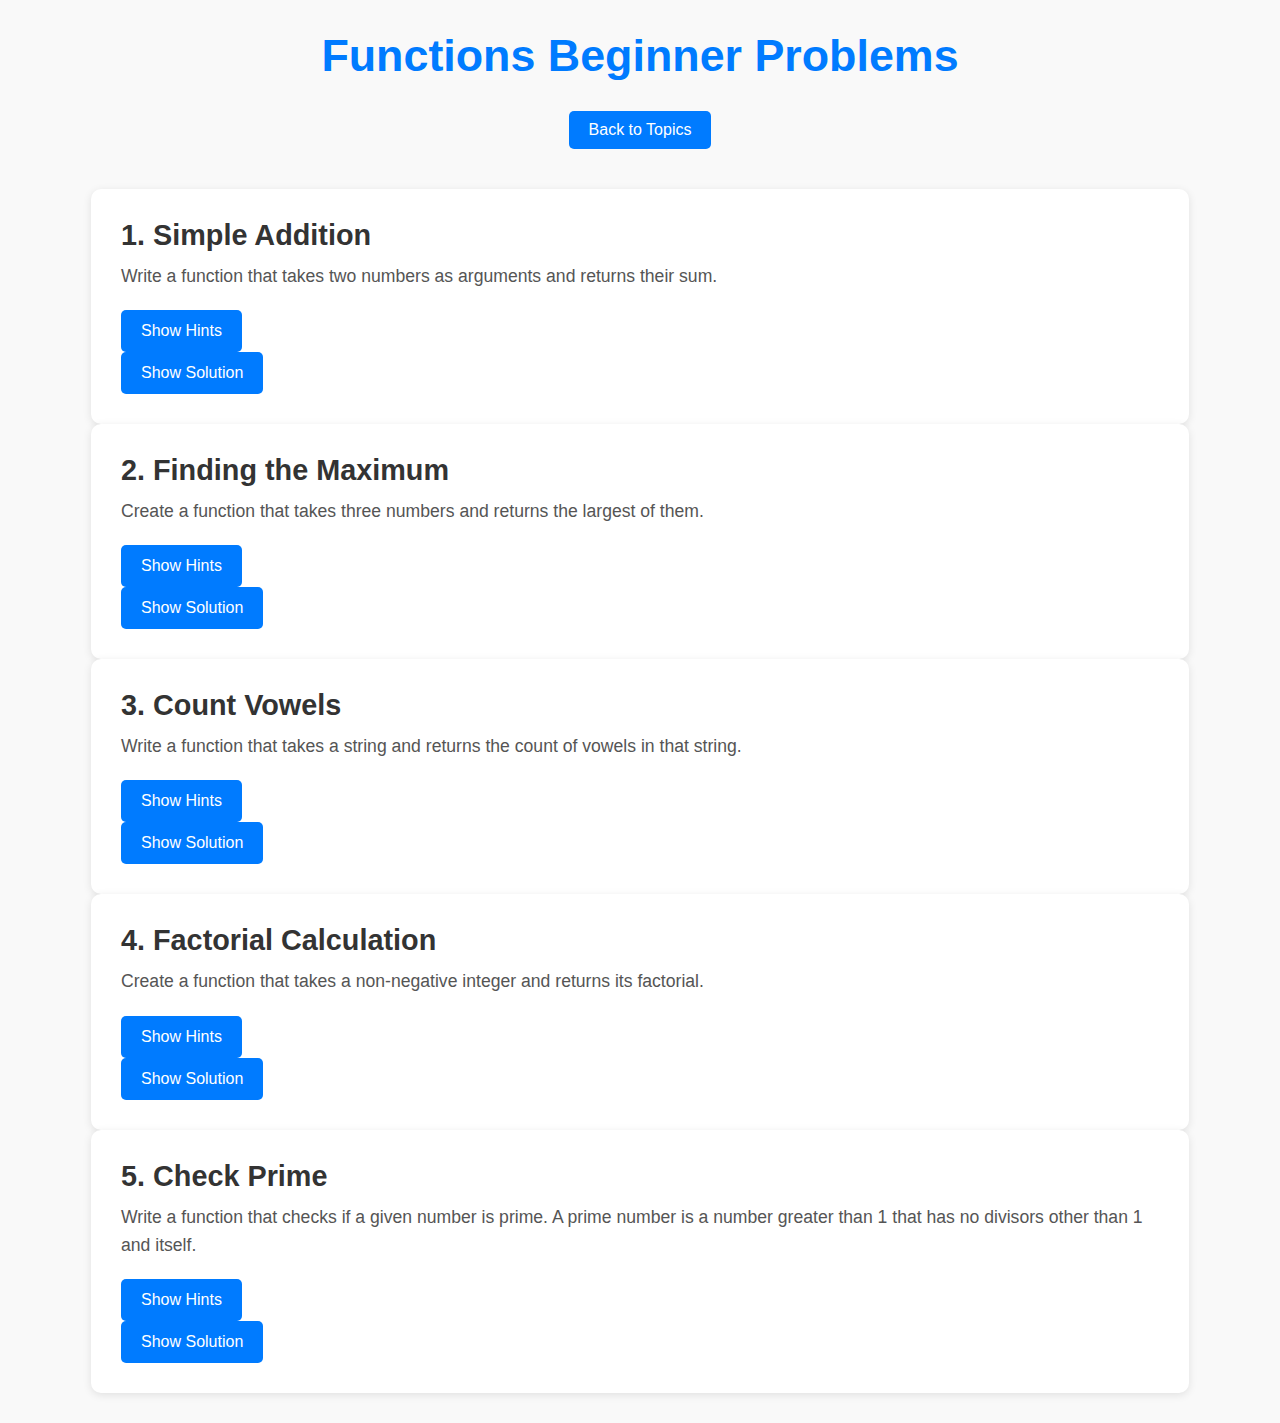
<file: functions_beginner.html>
<!DOCTYPE html>
<html lang="en">

<head>
    <meta charset="UTF-8">
    <meta name="viewport" content="width=device-width, initial-scale=1.0">
    <title>Functions Beginner Problems</title>
    <link rel="stylesheet" href="style.css">
</head>

<body>
    <header>
        <h1>Functions Beginner Problems</h1>
        <a href="index.html" class="back-btn">Back to Topics</a>
    </header>
    <main>
        <section>

            <!-- Question 1 -->
            <div class="question-block">
                <h3>1. Simple Addition</h3>
                <p class="description">Write a function that takes two numbers as arguments and returns their sum.</p>

                <div class="dropdown">
                    <button class="dropbtn">Show Hints</button>
                    <div class="dropdown-content">
                        <p>Hint 1: Use the <code>def</code> keyword to define a function.</p>
                        <p>Hint 2: Use the <code>return</code> statement to return the result.</p>
                    </div>
                </div>

                <div class="solution">
                    <button class="dropbtn">Show Solution</button>
                    <div class="dropdown-content">
                        <pre class="code-block">def add(a, b):
    return a + b

print(add(3, 5))</pre>

                        <h4>Step-by-Step Guide:</h4>
                        <ol>
                            <li>Define a function <code>add(a, b)</code> with two parameters.</li>
                            <li>Return the sum of <code>a</code> and <code>b</code>.</li>
                            <li>Call the function and print the result.</li>
                        </ol>
                    </div>
                </div>
            </div>

            <!-- Question 2 -->
            <div class="question-block">
                <h3>2. Finding the Maximum</h3>
                <p class="description">Create a function that takes three numbers and returns the largest of them.</p>

                <div class="dropdown">
                    <button class="dropbtn">Show Hints</button>
                    <div class="dropdown-content">
                        <p>Hint 1: Use the <code>max()</code> function to find the largest number.</p>
                        <p>Hint 2: Compare each number using <code>if</code> statements.</p>
                    </div>
                </div>

                <div class="solution">
                    <button class="dropbtn">Show Solution</button>
                    <div class="dropdown-content">
                        <pre class="code-block">def max_of_three(x, y, z):
    return max(x, y, z)

print(max_of_three(10, 20, 30))</pre>

                        <h4>Step-by-Step Guide:</h4>
                        <ol>
                            <li>Define a function <code>max_of_three(x, y, z)</code>.</li>
                            <li>Use the <code>max()</code> function to determine the largest number.</li>
                            <li>Return the result.</li>
                        </ol>
                    </div>
                </div>
            </div>

            <!-- Question 3 -->
            <div class="question-block">
                <h3>3. Count Vowels</h3>
                <p class="description">Write a function that takes a string and returns the count of vowels in that
                    string.</p>

                <div class="dropdown">
                    <button class="dropbtn">Show Hints</button>
                    <div class="dropdown-content">
                        <p>Hint 1: Initialize a counter variable.</p>
                        <p>Hint 2: Iterate through the string and check for vowels.</p>
                    </div>
                </div>

                <div class="solution">
                    <button class="dropbtn">Show Solution</button>
                    <div class="dropdown-content">
                        <pre class="code-block">def count_vowels(s):
    vowels = 'aeiouAEIOU'
    count = 0
    for char in s:
        if char in vowels:
            count += 1
    return count

print(count_vowels("Hello World"))</pre>

                        <h4>Step-by-Step Guide:</h4>
                        <ol>
                            <li>Define a function <code>count_vowels(s)</code>.</li>
                            <li>Initialize a counter for vowels.</li>
                            <li>Iterate through each character in the string and check if it's a vowel.</li>
                            <li>Return the count of vowels.</li>
                        </ol>
                    </div>
                </div>
            </div>

            <!-- Question 4 -->
            <div class="question-block">
                <h3>4. Factorial Calculation</h3>
                <p class="description">Create a function that takes a non-negative integer and returns its factorial.
                </p>

                <div class="dropdown">
                    <button class="dropbtn">Show Hints</button>
                    <div class="dropdown-content">
                        <p>Hint 1: Use a loop or recursion to calculate the factorial.</p>
                        <p>Hint 2: Factorial of <code>n</code> is <code>n * (n-1)!</code>.</p>
                    </div>
                </div>

                <div class="solution">
                    <button class="dropbtn">Show Solution</button>
                    <div class="dropdown-content">
                        <pre class="code-block">def factorial(n):
    if n == 0:
        return 1
    else:
        return n * factorial(n - 1)

print(factorial(5))</pre>

                        <h4>Step-by-Step Guide:</h4>
                        <ol>
                            <li>Define a function <code>factorial(n)</code>.</li>
                            <li>Use recursion to calculate the factorial.</li>
                            <li>Return the calculated factorial.</li>
                        </ol>
                    </div>
                </div>
            </div>

            <!-- Question 5 -->
            <div class="question-block">
                <h3>5. Check Prime</h3>
                <p class="description">Write a function that checks if a given number is prime. A prime number is a
                    number greater than 1 that has no divisors other than 1 and itself.</p>

                <div class="dropdown">
                    <button class="dropbtn">Show Hints</button>
                    <div class="dropdown-content">
                        <p>Hint 1: Check if the number is less than 2.</p>
                        <p>Hint 2: Loop from 2 to the square root of the number.</p>
                    </div>
                </div>

                <div class="solution">
                    <button class="dropbtn">Show Solution</button>
                    <div class="dropdown-content">
                        <pre class="code-block">def is_prime(n):
    if n < 2:
        return False
    for i in range(2, int(n**0.5) + 1):
        if n % i == 0:
            return False
    return True

print(is_prime(11))</pre>

                        <h4>Step-by-Step Guide:</h4>
                        <ol>
                            <li>Define a function <code>is_prime(n)</code>.</li>
                            <li>Check if <code>n</code> is less than 2.</li>
                            <li>Loop from 2 to the square root of <code>n</code> to check for divisibility.</li>
                            <li>Return <code>True</code> if no divisors are found, otherwise return <code>False</code>.
                            </li>
                        </ol>
                    </div>
                </div>
            </div>

        </section>
    </main>

    <script src="script.js"></script>
</body>

</html>
</file>
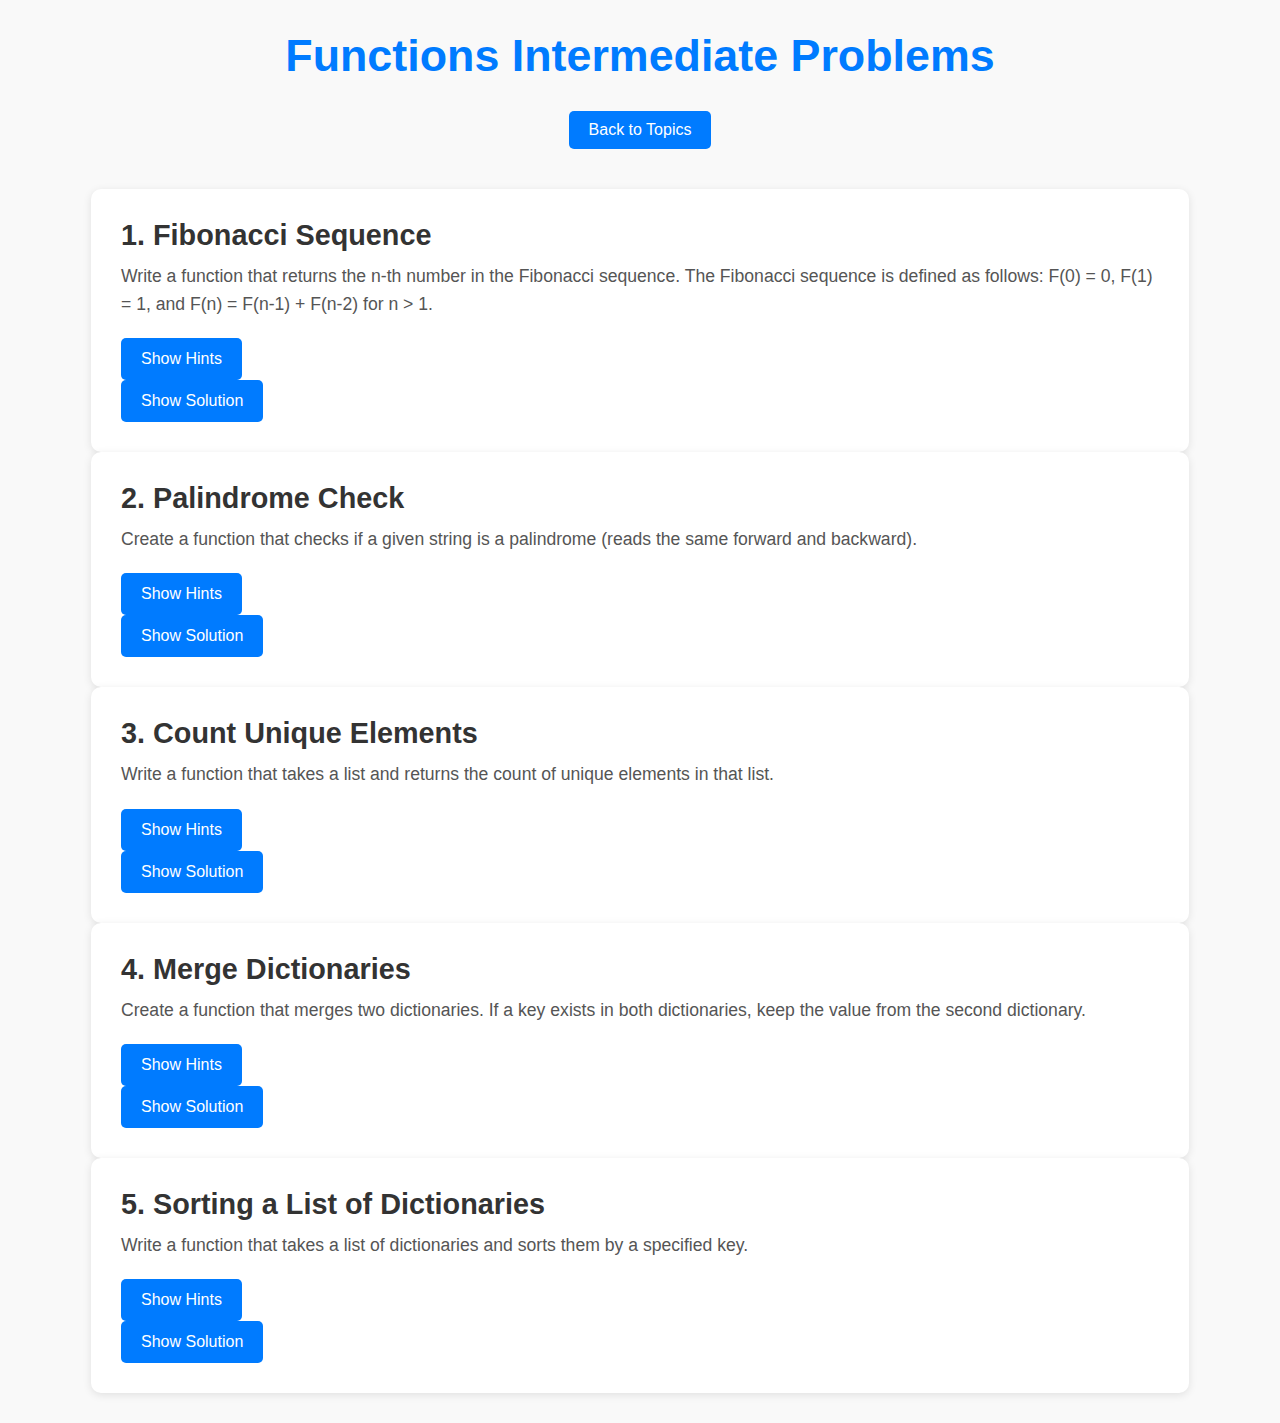
<file: functions_intermediate.html>
<!DOCTYPE html>
<html lang="en">

<head>
    <meta charset="UTF-8">
    <meta name="viewport" content="width=device-width, initial-scale=1.0">
    <title>Functions Intermediate Problems</title>
    <link rel="stylesheet" href="style.css">
</head>

<body>
    <header>
        <h1>Functions Intermediate Problems</h1>
        <a href="index.html" class="back-btn">Back to Topics</a>
    </header>
    <main>
        <section>

            <!-- Question 1 -->
            <div class="question-block">
                <h3>1. Fibonacci Sequence</h3>
                <p class="description">Write a function that returns the <code>n</code>-th number in the Fibonacci
                    sequence. The Fibonacci sequence is defined as follows: <code>F(0) = 0, F(1) = 1</code>, and
                    <code>F(n) = F(n-1) + F(n-2)</code> for <code>n &gt; 1</code>.
                </p>

                <div class="dropdown">
                    <button class="dropbtn">Show Hints</button>
                    <div class="dropdown-content">
                        <p>Hint 1: Use recursion to define the Fibonacci function.</p>
                        <p>Hint 2: Handle the base cases explicitly.</p>
                    </div>
                </div>

                <div class="solution">
                    <button class="dropbtn">Show Solution</button>
                    <div class="dropdown-content">
                        <pre class="code-block">def fibonacci(n):
    if n == 0:
        return 0
    elif n == 1:
        return 1
    else:
        return fibonacci(n - 1) + fibonacci(n - 2)

print(fibonacci(5))</pre>

                        <h4>Step-by-Step Guide:</h4>
                        <ol>
                            <li>Define a function <code>fibonacci(n)</code>.</li>
                            <li>Handle base cases for <code>F(0)</code> and <code>F(1)</code>.</li>
                            <li>Use recursion for <code>F(n)</code> for <code>n &gt; 1</code>.</li>
                        </ol>
                    </div>
                </div>
            </div>

            <!-- Question 2 -->
            <div class="question-block">
                <h3>2. Palindrome Check</h3>
                <p class="description">Create a function that checks if a given string is a palindrome (reads the same
                    forward and backward).</p>

                <div class="dropdown">
                    <button class="dropbtn">Show Hints</button>
                    <div class="dropdown-content">
                        <p>Hint 1: Normalize the string by converting it to lowercase.</p>
                        <p>Hint 2: Compare the string to its reverse.</p>
                    </div>
                </div>

                <div class="solution">
                    <button class="dropbtn">Show Solution</button>
                    <div class="dropdown-content">
                        <pre class="code-block">def is_palindrome(s):
    s = s.lower()
    return s == s[::-1]

print(is_palindrome("Racecar"))</pre>

                        <h4>Step-by-Step Guide:</h4>
                        <ol>
                            <li>Define a function <code>is_palindrome(s)</code>.</li>
                            <li>Convert the string to lowercase.</li>
                            <li>Check if the string is equal to its reverse.</li>
                        </ol>
                    </div>
                </div>
            </div>

            <!-- Question 3 -->
            <div class="question-block">
                <h3>3. Count Unique Elements</h3>
                <p class="description">Write a function that takes a list and returns the count of unique elements in
                    that list.</p>

                <div class="dropdown">
                    <button class="dropbtn">Show Hints</button>
                    <div class="dropdown-content">
                        <p>Hint 1: Use a set to store unique elements.</p>
                        <p>Hint 2: Return the length of the set.</p>
                    </div>
                </div>

                <div class="solution">
                    <button class="dropbtn">Show Solution</button>
                    <div class="dropdown-content">
                        <pre class="code-block">def count_unique(lst):
    return len(set(lst))

print(count_unique([1, 2, 2, 3, 4, 4, 4]))</pre>

                        <h4>Step-by-Step Guide:</h4>
                        <ol>
                            <li>Define a function <code>count_unique(lst)</code>.</li>
                            <li>Create a set from the list to filter unique elements.</li>
                            <li>Return the length of the set.</li>
                        </ol>
                    </div>
                </div>
            </div>

            <!-- Question 4 -->
            <div class="question-block">
                <h3>4. Merge Dictionaries</h3>
                <p class="description">Create a function that merges two dictionaries. If a key exists in both
                    dictionaries, keep the value from the second dictionary.</p>

                <div class="dropdown">
                    <button class="dropbtn">Show Hints</button>
                    <div class="dropdown-content">
                        <p>Hint 1: Use the <code>update()</code> method of dictionaries.</p>
                        <p>Hint 2: You can also use dictionary unpacking.</p>
                    </div>
                </div>

                <div class="solution">
                    <button class="dropbtn">Show Solution</button>
                    <div class="dropdown-content">
                        <pre class="code-block">def merge_dicts(dict1, dict2):
    merged = dict1.copy()
    merged.update(dict2)
    return merged

print(merge_dicts({'a': 1, 'b': 2}, {'b': 3, 'c': 4}))</pre>

                        <h4>Step-by-Step Guide:</h4>
                        <ol>
                            <li>Define a function <code>merge_dicts(dict1, dict2)</code>.</li>
                            <li>Create a copy of the first dictionary.</li>
                            <li>Use <code>update()</code> to merge the second dictionary.</li>
                            <li>Return the merged dictionary.</li>
                        </ol>
                    </div>
                </div>
            </div>

            <!-- Question 5 -->
            <div class="question-block">
                <h3>5. Sorting a List of Dictionaries</h3>
                <p class="description">Write a function that takes a list of dictionaries and sorts them by a specified
                    key.</p>

                <div class="dropdown">
                    <button class="dropbtn">Show Hints</button>
                    <div class="dropdown-content">
                        <p>Hint 1: Use the <code>sorted()</code> function with a <code>lambda</code> function.</p>
                        <p>Hint 2: Specify the key to sort by.</p>
                    </div>
                </div>

                <div class="solution">
                    <button class="dropbtn">Show Solution</button>
                    <div class="dropdown-content">
                        <pre class="code-block">def sort_dicts(lst, key):
    return sorted(lst, key=lambda x: x[key])

data = [{'name': 'Alice', 'age': 30}, {'name': 'Bob', 'age': 25}]
print(sort_dicts(data, 'age'))</pre>

                        <h4>Step-by-Step Guide:</h4>
                        <ol>
                            <li>Define a function <code>sort_dicts(lst, key)</code>.</li>
                            <li>Use <code>sorted()</code> with a <code>lambda</code> function to sort the list by the
                                specified key.</li>
                            <li>Return the sorted list.</li>
                        </ol>
                    </div>
                </div>
            </div>

        </section>
    </main>

    <script src="script.js"></script>
</body>

</html>
</file>
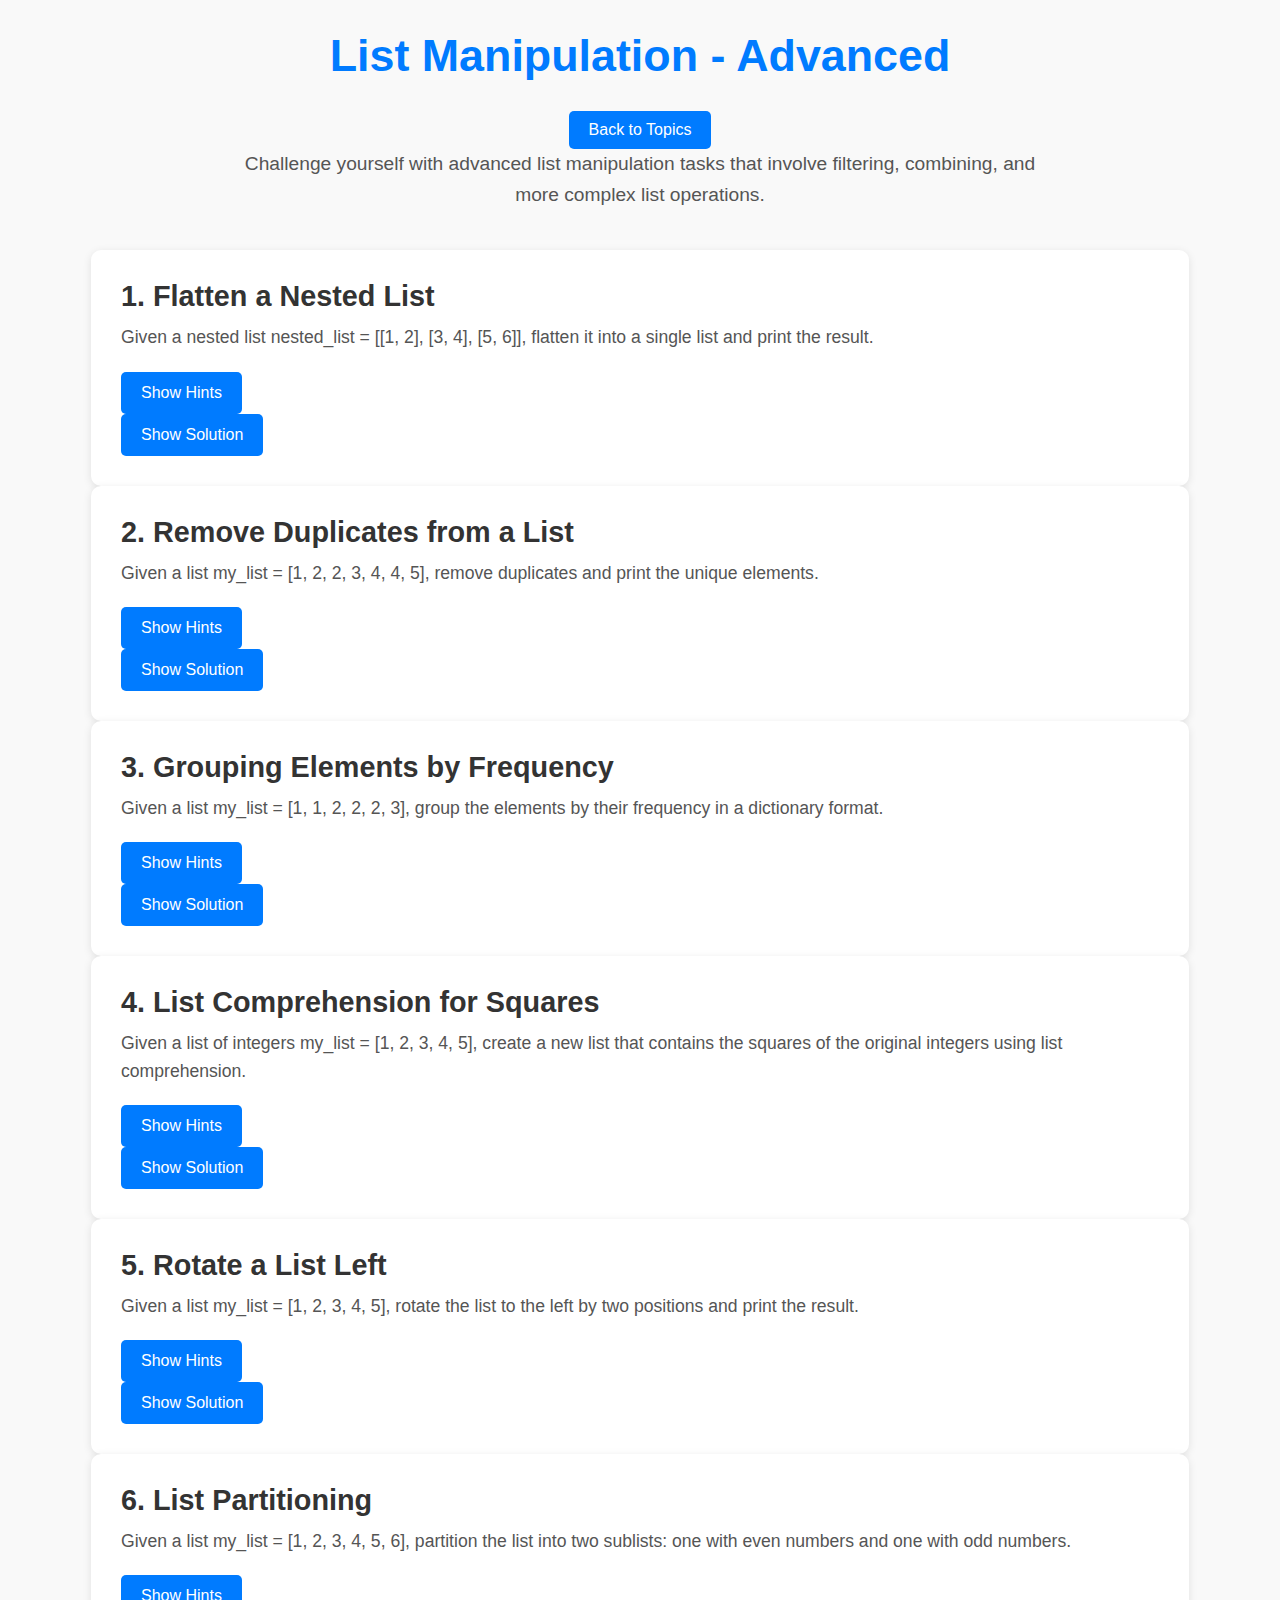
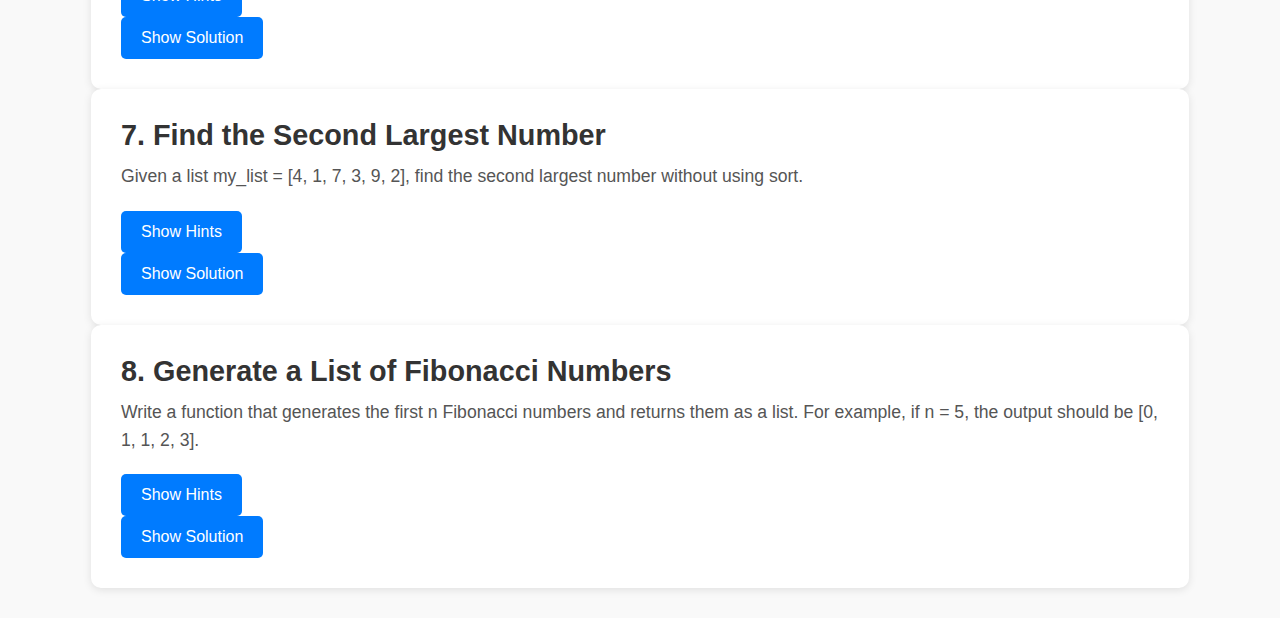
<file: list_manipulation_advanced.html>
<!DOCTYPE html>
<html lang="en">
<head>
    <meta charset="UTF-8">
    <meta name="viewport" content="width=device-width, initial-scale=1.0">
    <title>List Manipulation - Advanced</title>
    <link rel="stylesheet" href="style.css">
</head>
<body>
    <header>
        <h1>List Manipulation - Advanced</h1>
        <a href="index.html" class="back-btn">Back to Topics</a>
        <p>Challenge yourself with advanced list manipulation tasks that involve filtering, combining, and more complex list operations.</p>
    </header>

    <main>
        <section id="roadmap">

            <!-- Question 1 -->
            <div class="question-block">
                <h3>1. Flatten a Nested List</h3>
                <p class="description">Given a nested list <code>nested_list = [[1, 2], [3, 4], [5, 6]]</code>, flatten it into a single list and print the result.</p>

                <div class="dropdown">
                    <button class="dropbtn">Show Hints</button>
                    <div class="dropdown-content">
                        <p>Hint 1: You can use a nested list comprehension to iterate through each sublist and then each element within the sublists.</p>
                        <p>Hint 2: Print the flattened list, which will be <code>[1, 2, 3, 4, 5, 6]</code>.</p>
                    </div>
                </div>

                <div class="solution">
                    <button class="dropbtn">Show Solution</button>
                    <div class="dropdown-content">
                        <pre class="code-block">nested_list = [[1, 2], [3, 4], [5, 6]]
flattened_list = [item for sublist in nested_list for item in sublist]
print(flattened_list)</pre>

                        <h4>Step-by-Step Guide:</h4>
                        <ol>
                            <li>Use a nested list comprehension to iterate through each sublist and then each element within the sublists.</li>
                            <li>Store the elements in a new list called <code>flattened_list</code>.</li>
                            <li>Print the flattened list, which will be <code>[1, 2, 3, 4, 5, 6]</code>.</li>
                        </ol>
                    </div>
                </div>
            </div>

            <!-- Question 2 -->
            <div class="question-block">
                <h3>2. Remove Duplicates from a List</h3>
                <p class="description">Given a list <code>my_list = [1, 2, 2, 3, 4, 4, 5]</code>, remove duplicates and print the unique elements.</p>

                <div class="dropdown">
                    <button class="dropbtn">Show Hints</button>
                    <div class="dropdown-content">
                        <p>Hint 1: You can use the <code>set()</code> function to remove duplicates.</p>
                        <p>Hint 2: Convert the set back to a list to retain the list format.</p>
                    </div>
                </div>

                <div class="solution">
                    <button class="dropbtn">Show Solution</button>
                    <div class="dropdown-content">
                        <pre class="code-block">my_list = [1, 2, 2, 3, 4, 4, 5]
unique_list = list(set(my_list))
print(unique_list)</pre>

                        <h4>Step-by-Step Guide:</h4>
                        <ol>
                            <li>Start with the list <code>my_list</code>.</li>
                            <li>Convert <code>my_list</code> to a set to remove duplicates.</li>
                            <li>Convert the set back to a list and store it in <code>unique_list</code>.</li>
                            <li>Print the unique list, which will be <code>[1, 2, 3, 4, 5]</code>.</li>
                        </ol>
                    </div>
                </div>
            </div>

            <!-- Question 3 -->
            <div class="question-block">
                <h3>3. Grouping Elements by Frequency</h3>
                <p class="description">Given a list <code>my_list = [1, 1, 2, 2, 2, 3]</code>, group the elements by their frequency in a dictionary format.</p>

                <div class="dropdown">
                    <button class="dropbtn">Show Hints</button>
                    <div class="dropdown-content">
                        <p>Hint 1: Use a dictionary to keep track of the count of each element.</p>
                        <p>Hint 2: Iterate through the list and update the count for each element.</p>
                    </div>
                </div>

                <div class="solution">
                    <button class="dropbtn">Show Solution</button>
                    <div class="dropdown-content">
                        <pre class="code-block">my_list = [1, 1, 2, 2, 2, 3]
frequency_dict = {}
for item in my_list:
    frequency_dict[item] = frequency_dict.get(item, 0) + 1
print(frequency_dict)</pre>

                        <h4>Step-by-Step Guide:</h4>
                        <ol>
                            <li>Initialize an empty dictionary <code>frequency_dict</code>.</li>
                            <li>Iterate through each item in <code>my_list</code>.</li>
                            <li>Use the <code>get()</code> method to retrieve the count of each element and increment it.</li>
                            <li>Print the final dictionary, which will show counts like <code>{1: 2, 2: 3, 3: 1}</code>.</li>
                        </ol>
                    </div>
                </div>
            </div>

            <!-- Question 4 -->
            <div class="question-block">
                <h3>4. List Comprehension for Squares</h3>
                <p class="description">Given a list of integers <code>my_list = [1, 2, 3, 4, 5]</code>, create a new list that contains the squares of the original integers using list comprehension.</p>

                <div class="dropdown">
                    <button class="dropbtn">Show Hints</button>
                    <div class="dropdown-content">
                        <p>Hint 1: Use list comprehension to iterate through <code>my_list</code>.</p>
                        <p>Hint 2: Square each element in the comprehension.</p>
                    </div>
                </div>

                <div class="solution">
                    <button class="dropbtn">Show Solution</button>
                    <div class="dropdown-content">
                        <pre class="code-block">my_list = [1, 2, 3, 4, 5]
squared_list = [x**2 for x in my_list]
print(squared_list)</pre>

                        <h4>Step-by-Step Guide:</h4>
                        <ol>
                            <li>Start with the list <code>my_list</code>.</li>
                            <li>Create a new list using list comprehension that squares each element.</li>
                            <li>Print the squared list, which will be <code>[1, 4, 9, 16, 25]</code>.</li>
                        </ol>
                    </div>
                </div>
            </div>

            <!-- Question 5 -->
            <div class="question-block">
                <h3>5. Rotate a List Left</h3>
                <p class="description">Given a list <code>my_list = [1, 2, 3, 4, 5]</code>, rotate the list to the left by two positions and print the result.</p>

                <div class="dropdown">
                    <button class="dropbtn">Show Hints</button>
                    <div class="dropdown-content">
                        <p>Hint 1: Use slicing to create the rotated list.</p>
                        <p>Hint 2: For a left rotation, slice from the beginning and concatenate with the end.</p>
                    </div>
                </div>

                <div class="solution">
                    <button class="dropbtn">Show Solution</button>
                    <div class="dropdown-content">
                        <pre class="code-block">my_list = [1, 2, 3, 4, 5]
rotated_list = my_list[2:] + my_list[:2]
print(rotated_list)</pre>

                        <h4>Step-by-Step Guide:</h4>
                        <ol>
                            <li>Start with the list <code>my_list = [1, 2, 3, 4, 5]</code>.</li>
                            <li>Use slicing to get elements from the second position onward and concatenate with the first two elements.</li>
                            <li>Print the rotated list, which will be <code>[3, 4, 5, 1, 2]</code>.</li>
                        </ol>
                    </div>
                </div>
            </div>

            <!-- Question 6 -->
            <div class="question-block">
                <h3>6. List Partitioning</h3>
                <p class="description">Given a list <code>my_list = [1, 2, 3, 4, 5, 6]</code>, partition the list into two sublists: one with even numbers and one with odd numbers.</p>

                <div class="dropdown">
                    <button class="dropbtn">Show Hints</button>
                    <div class="dropdown-content">
                        <p>Hint 1: Use list comprehension to create both sublists.</p>
                        <p>Hint 2: Use the modulo operator to check if a number is even or odd.</p>
                    </div>
                </div>

                <div class="solution">
                    <button class="dropbtn">Show Solution</button>
                    <div class="dropdown-content">
                        <pre class="code-block">my_list = [1, 2, 3, 4, 5, 6]
even_numbers = [x for x in my_list if x % 2 == 0]
odd_numbers = [x for x in my_list if x % 2 != 0]
print("Even:", even_numbers)
print("Odd:", odd_numbers)</pre>

                        <h4>Step-by-Step Guide:</h4>
                        <ol>
                            <li>Start with the list <code>my_list</code>.</li>
                            <li>Create an <code>even_numbers</code> list using comprehension with the condition <code>x % 2 == 0</code>.</li>
                            <li>Create an <code>odd_numbers</code> list using comprehension with the condition <code>x % 2 != 0</code>.</li>
                            <li>Print both lists.</li>
                        </ol>
                    </div>
                </div>
            </div>

            <!-- Question 7 -->
            <div class="question-block">
                <h3>7. Find the Second Largest Number</h3>
                <p class="description">Given a list <code>my_list = [4, 1, 7, 3, 9, 2]</code>, find the second largest number without using sort.</p>

                <div class="dropdown">
                    <button class="dropbtn">Show Hints</button>
                    <div class="dropdown-content">
                        <p>Hint 1: Initialize two variables to track the largest and second largest values.</p>
                        <p>Hint 2: Iterate through the list to update the variables accordingly.</p>
                    </div>
                </div>

                <div class="solution">
                    <button class="dropbtn">Show Solution</button>
                    <div class="dropdown-content">
                        <pre class="code-block">my_list = [4, 1, 7, 3, 9, 2]
largest = second_largest = float('-inf')

for number in my_list:
    if number > largest:
        second_largest = largest
        largest = number
    elif number > second_largest and number != largest:
        second_largest = number

print(second_largest)</pre>

                        <h4>Step-by-Step Guide:</h4>
                        <ol>
                            <li>Initialize <code>largest</code> and <code>second_largest</code> to negative infinity.</li>
                            <li>Iterate through each number in <code>my_list</code>.</li>
                            <li>Update <code>largest</code> and <code>second_largest</code> based on the current number.</li>
                            <li>Print the second largest number.</li>
                        </ol>
                    </div>
                </div>
            </div>

            <!-- Question 8 -->
            <div class="question-block">
                <h3>8. Generate a List of Fibonacci Numbers</h3>
                <p class="description">Write a function that generates the first <code>n</code> Fibonacci numbers and returns them as a list. For example, if <code>n = 5</code>, the output should be <code>[0, 1, 1, 2, 3]</code>.</p>

                <div class="dropdown">
                    <button class="dropbtn">Show Hints</button>
                    <div class="dropdown-content">
                        <p>Hint 1: Start with the first two Fibonacci numbers, 0 and 1.</p>
                        <p>Hint 2: Use a loop to generate the next numbers by summing the last two numbers.</p>
                    </div>
                </div>

                <div class="solution">
                    <button class="dropbtn">Show Solution</button>
                    <div class="dropdown-content">
                        <pre class="code-block">def fibonacci(n):
    fib_list = [0, 1]
    for i in range(2, n):
        fib_list.append(fib_list[-1] + fib_list[-2])
    return fib_list[:n]

print(fibonacci(5))</pre>

                        <h4>Step-by-Step Guide:</h4>
                        <ol>
                            <li>Define a function <code>fibonacci(n)</code> that initializes a list with the first two Fibonacci numbers.</li>
                            <li>Use a loop to append the sum of the last two numbers to the list until the length reaches <code>n</code>.</li>
                            <li>Return the Fibonacci list sliced to the first <code>n</code> numbers.</li>
                            <li>Print the result for <code>fibonacci(5)</code>.</li>
                        </ol>
                    </div>
                </div>
            </div>

        </section>
    </main>

    <script src="script.js"></script>
</body>
</html>
</file>
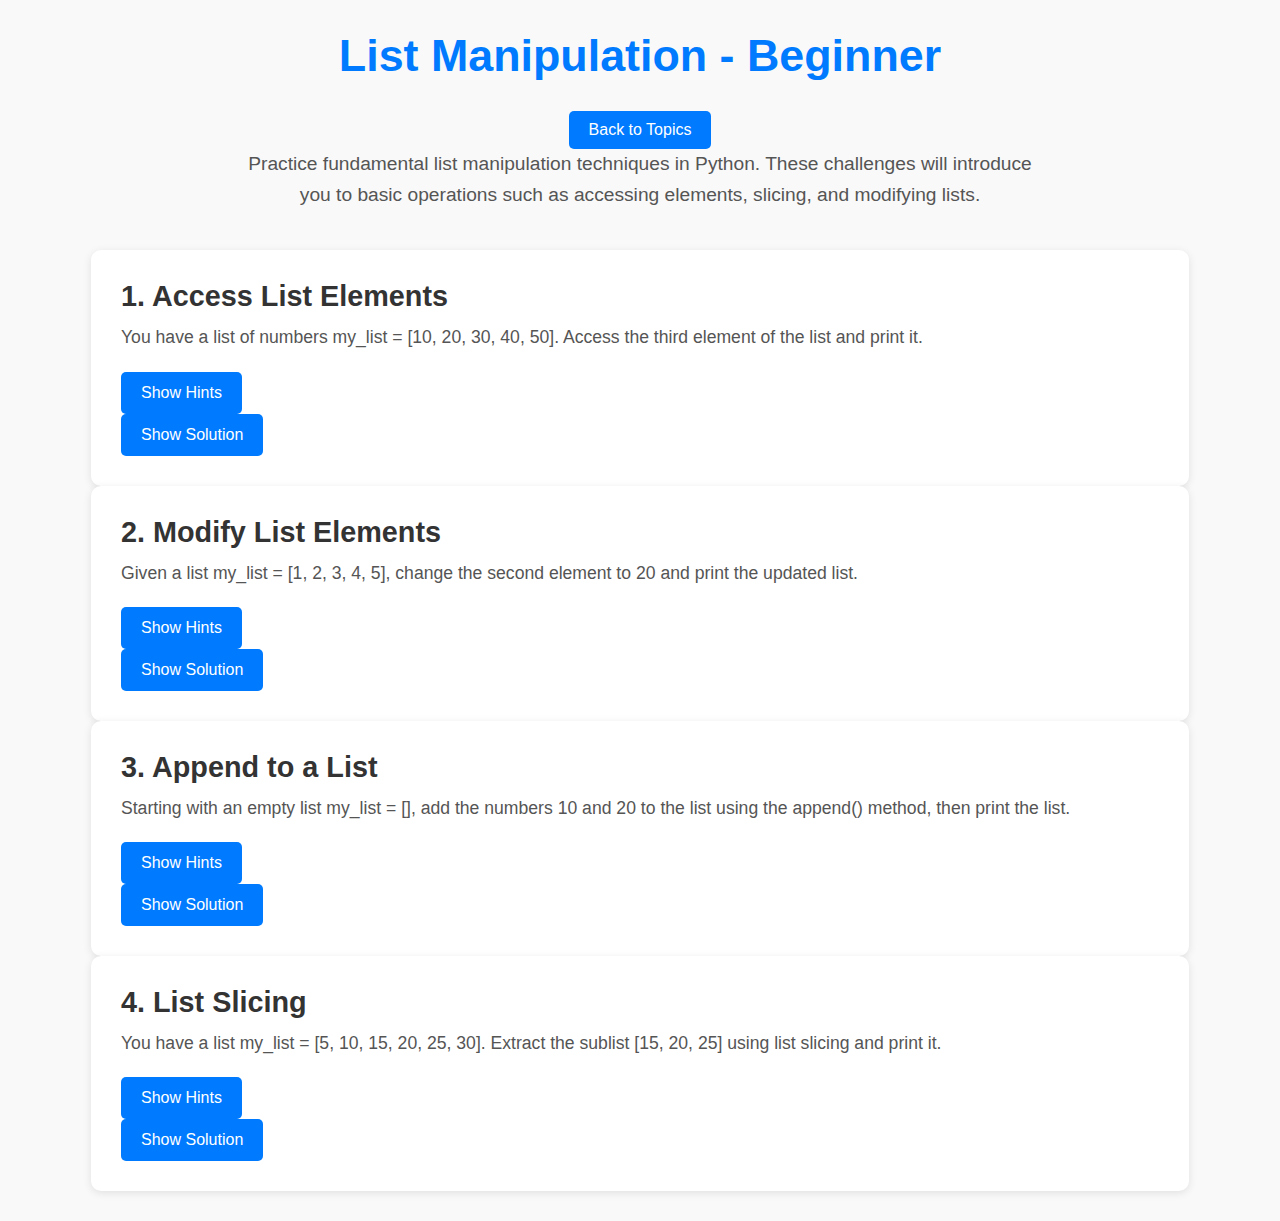
<file: list_manipulation_beginner.html>
<!DOCTYPE html>
<html lang="en">

<head>
    <meta charset="UTF-8">
    <meta name="viewport" content="width=device-width, initial-scale=1.0">
    <title>List Manipulation - Beginner</title>
    <link rel="stylesheet" href="style.css">
</head>

<body>
    <header>
        <h1>List Manipulation - Beginner</h1>
        <a href="index.html" class="back-btn">Back to Topics</a>
        <p>Practice fundamental list manipulation techniques in Python. These challenges will introduce you to basic
            operations such as accessing elements, slicing, and modifying lists.</p>
    </header>

    <main>
        <section id="roadmap">

            <!-- Question 1 -->
            <div class="question-block">
                <h3>1. Access List Elements</h3>
                <p class="description">You have a list of numbers <code>my_list = [10, 20, 30, 40, 50]</code>. Access
                    the third element of the list and print it.</p>

                <div class="dropdown">
                    <button class="dropbtn">Show Hints</button>
                    <div class="dropdown-content">
                        <p>Hint 1: Remember that lists are indexed starting from 0.</p>
                        <p>Hint 2: To access the third element, use the index <code>2</code>.</p>
                    </div>
                </div>

                <div class="solution">
                    <button class="dropbtn">Show Solution</button>
                    <div class="dropdown-content">
                        <pre class="code-block">my_list = [10, 20, 30, 40, 50]
print(my_list[2])</pre>

                        <h4>Step-by-Step Guide:</h4>
                        <ol>
                            <li>Create a list called <code>my_list</code>.</li>
                            <li>Use the index <code>2</code> to access the third element in the list.</li>
                            <li>Print the value, which will be <code>30</code>.</li>
                        </ol>
                    </div>
                </div>
            </div>

            <!-- Question 2 -->
            <div class="question-block">
                <h3>2. Modify List Elements</h3>
                <p class="description">Given a list <code>my_list = [1, 2, 3, 4, 5]</code>, change the second element to
                    <code>20</code> and print the updated list.</p>

                <div class="dropdown">
                    <button class="dropbtn">Show Hints</button>
                    <div class="dropdown-content">
                        <p>Hint 1: You can modify a list by assigning a new value to an index.</p>
                        <p>Hint 2: The second element has an index of <code>1</code>.</p>
                    </div>
                </div>

                <div class="solution">
                    <button class="dropbtn">Show Solution</button>
                    <div class="dropdown-content">
                        <pre class="code-block">my_list = [1, 2, 3, 4, 5]
my_list[1] = 20
print(my_list)</pre>

                        <h4>Step-by-Step Guide:</h4>
                        <ol>
                            <li>Create a list called <code>my_list</code> with values <code>[1, 2, 3, 4, 5]</code>.</li>
                            <li>Change the second element (index <code>1</code>) to <code>20</code>.</li>
                            <li>Print the updated list, which will now be <code>[1, 20, 3, 4, 5]</code>.</li>
                        </ol>
                    </div>
                </div>
            </div>

            <!-- Question 3 -->
            <div class="question-block">
                <h3>3. Append to a List</h3>
                <p class="description">Starting with an empty list <code>my_list = []</code>, add the numbers
                    <code>10</code> and <code>20</code> to the list using the <code>append()</code> method, then print
                    the list.</p>

                <div class="dropdown">
                    <button class="dropbtn">Show Hints</button>
                    <div class="dropdown-content">
                        <p>Hint 1: Use the <code>append()</code> method to add elements to a list.</p>
                        <p>Hint 2: The <code>append()</code> method adds elements to the end of the list.</p>
                    </div>
                </div>

                <div class="solution">
                    <button class="dropbtn">Show Solution</button>
                    <div class="dropdown-content">
                        <pre class="code-block">my_list = []
my_list.append(10)
my_list.append(20)
print(my_list)</pre>

                        <h4>Step-by-Step Guide:</h4>
                        <ol>
                            <li>Start with an empty list called <code>my_list</code>.</li>
                            <li>Use <code>append(10)</code> to add the number <code>10</code> to the list.</li>
                            <li>Use <code>append(20)</code> to add the number <code>20</code> to the list.</li>
                            <li>Print the final list, which will be <code>[10, 20]</code>.</li>
                        </ol>
                    </div>
                </div>
            </div>

            <!-- Question 4 -->
            <div class="question-block">
                <h3>4. List Slicing</h3>
                <p class="description">You have a list <code>my_list = [5, 10, 15, 20, 25, 30]</code>. Extract the
                    sublist <code>[15, 20, 25]</code> using list slicing and print it.</p>

                <div class="dropdown">
                    <button class="dropbtn">Show Hints</button>
                    <div class="dropdown-content">
                        <p>Hint 1: Use the slicing syntax <code>my_list[start:end]</code> to extract elements.</p>
                        <p>Hint 2: The slice should start from index <code>2</code> and end at index <code>5</code>
                            (exclusive).</p>
                    </div>
                </div>

                <div class="solution">
                    <button class="dropbtn">Show Solution</button>
                    <div class="dropdown-content">
                        <pre class="code-block">my_list = [5, 10, 15, 20, 25, 30]
sublist = my_list[2:5]
print(sublist)</pre>

                        <h4>Step-by-Step Guide:</h4>
                        <ol>
                            <li>Create a list called <code>my_list</code> with values
                                <code>[5, 10, 15, 20, 25, 30]</code>.</li>
                            <li>Use slicing to extract elements from index <code>2</code> to <code>5</code> (not
                                inclusive).</li>
                            <li>Print the sublist, which will be <code>[15, 20, 25]</code>.</li>
                        </ol>
                    </div>
                </div>
            </div>

        </section>
    </main>

    <script src="script.js"></script>
</body>

</html>
</file>
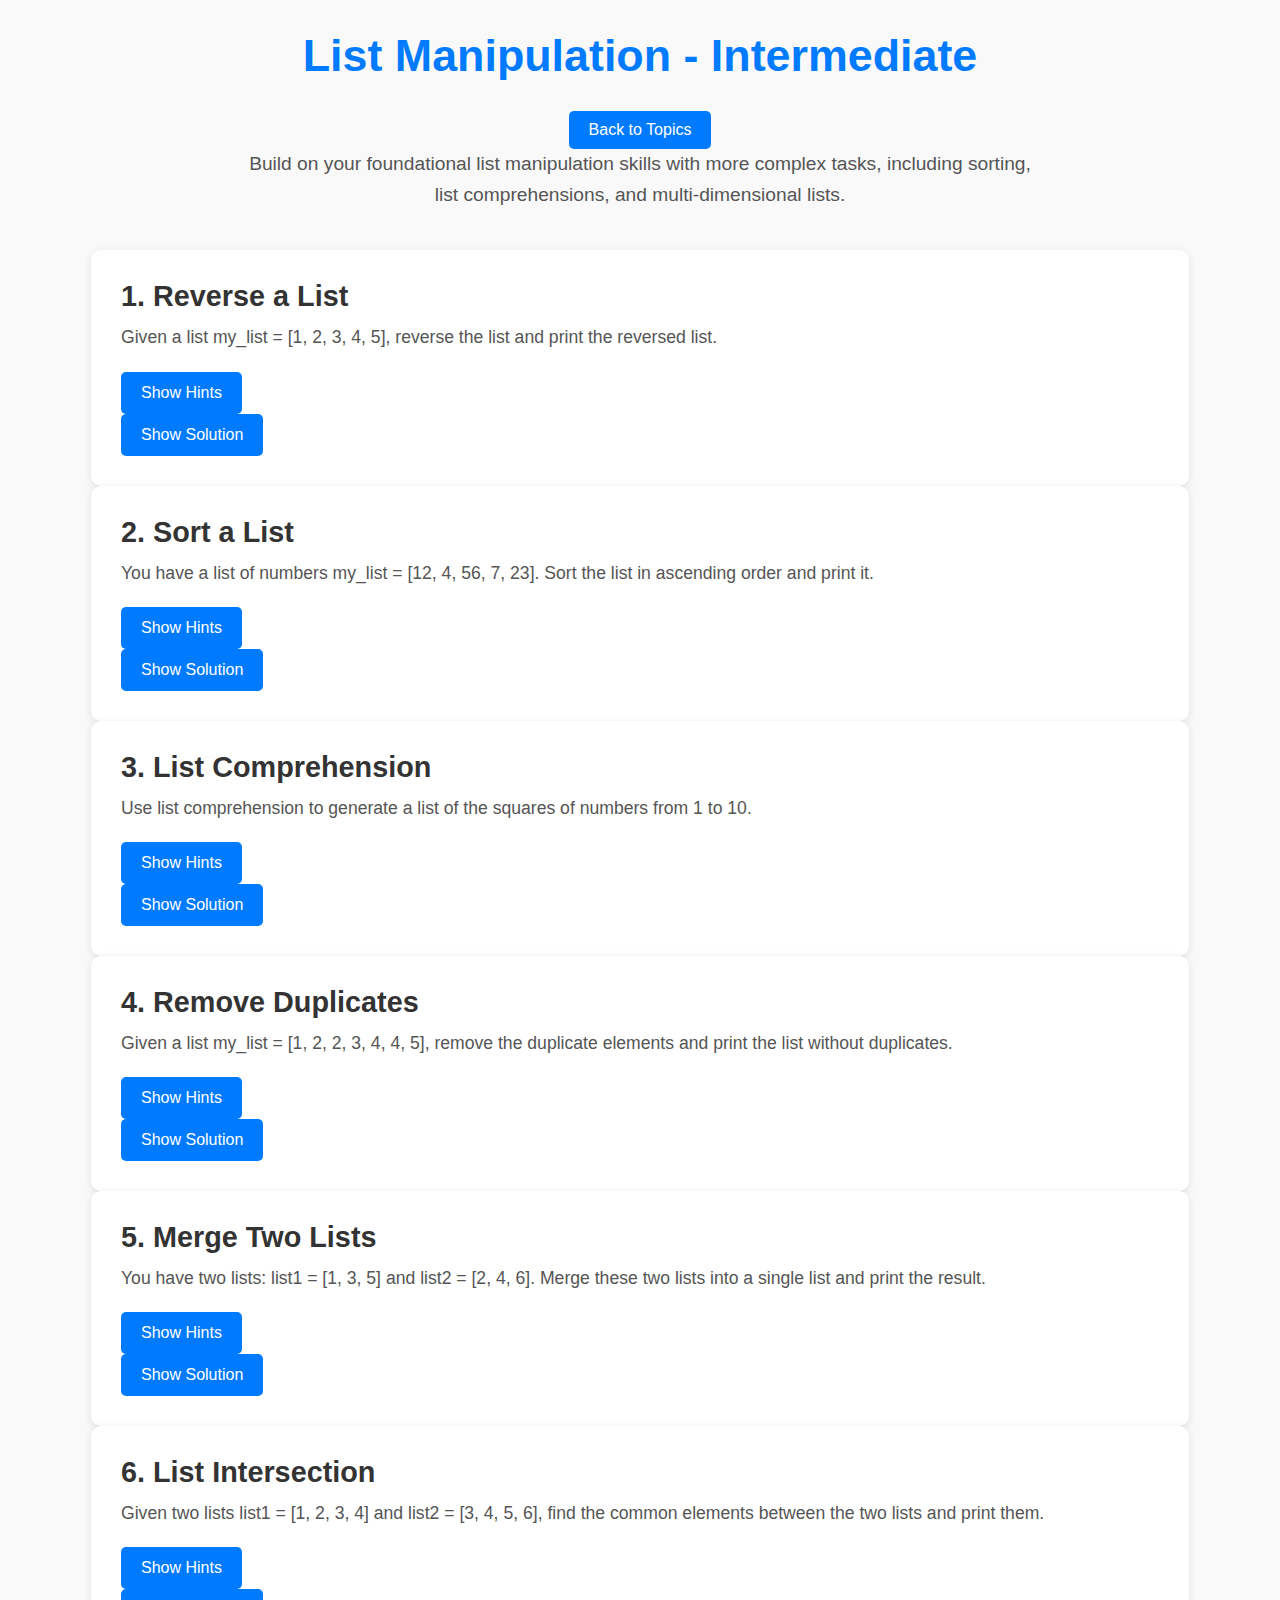
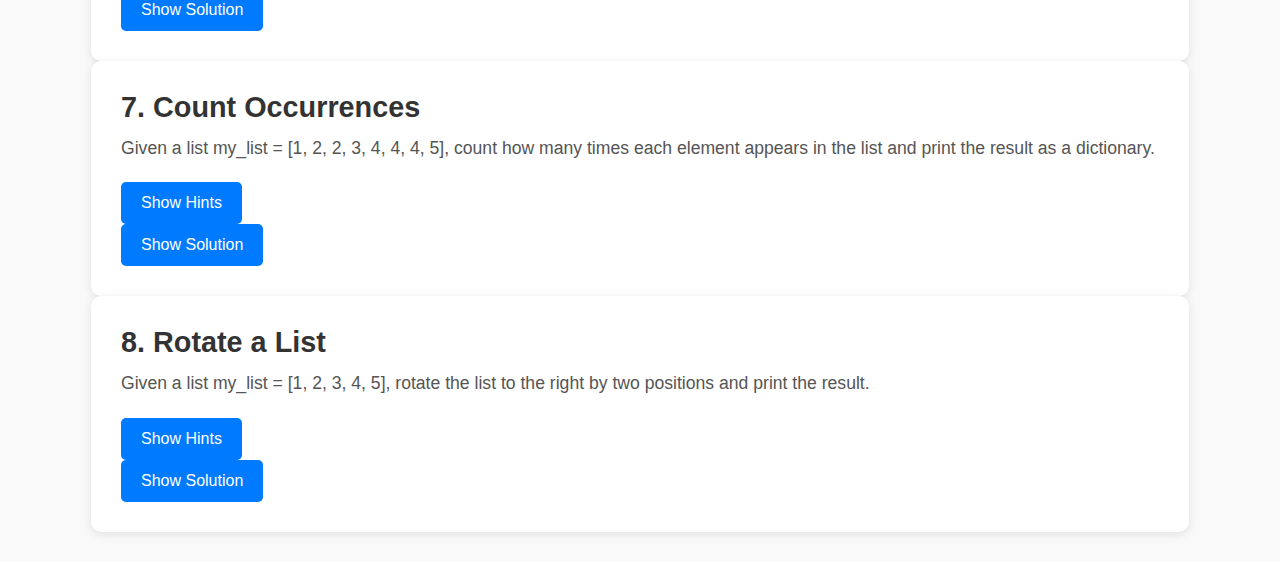
<file: list_manipulation_intermediate.html>
<!DOCTYPE html>
<html lang="en">
<head>
    <meta charset="UTF-8">
    <meta name="viewport" content="width=device-width, initial-scale=1.0">
    <title>List Manipulation - Intermediate</title>
    <link rel="stylesheet" href="style.css">
</head>
<body>
    <header>
        <h1>List Manipulation - Intermediate</h1>
        <a href="index.html" class="back-btn">Back to Topics</a>
        <p>Build on your foundational list manipulation skills with more complex tasks, including sorting, list comprehensions, and multi-dimensional lists.</p>
    </header>

    <main>
        <section id="roadmap">

            <!-- Question 1 -->
            <div class="question-block">
                <h3>1. Reverse a List</h3>
                <p class="description">Given a list <code>my_list = [1, 2, 3, 4, 5]</code>, reverse the list and print the reversed list.</p>

                <div class="dropdown">
                    <button class="dropbtn">Show Hints</button>
                    <div class="dropdown-content">
                        <p>Hint 1: Python lists have a built-in <code>reverse()</code> method.</p>
                        <p>Hint 2: You can also reverse a list using slicing with the syntax <code>[::-1]</code>.</p>
                    </div>
                </div>

                <div class="solution">
                    <button class="dropbtn">Show Solution</button>
                    <div class="dropdown-content">
                        <pre class="code-block">my_list = [1, 2, 3, 4, 5]
my_list.reverse()
print(my_list)

# Alternatively:
# print(my_list[::-1])</pre>

                        <h4>Step-by-Step Guide:</h4>
                        <ol>
                            <li>Create a list called <code>my_list</code> with values <code>[1, 2, 3, 4, 5]</code>.</li>
                            <li>Use the <code>reverse()</code> method to reverse the list in place, or use slicing <code>[::-1]</code> to reverse it and return the result.</li>
                            <li>Print the reversed list, which will be <code>[5, 4, 3, 2, 1]</code>.</li>
                        </ol>
                    </div>
                </div>
            </div>

            <!-- Question 2 -->
            <div class="question-block">
                <h3>2. Sort a List</h3>
                <p class="description">You have a list of numbers <code>my_list = [12, 4, 56, 7, 23]</code>. Sort the list in ascending order and print it.</p>

                <div class="dropdown">
                    <button class="dropbtn">Show Hints</button>
                    <div class="dropdown-content">
                        <p>Hint 1: You can use the <code>sort()</code> method to sort a list in place.</p>
                        <p>Hint 2: If you need a new sorted list without modifying the original, use the <code>sorted()</code> function.</p>
                    </div>
                </div>

                <div class="solution">
                    <button class="dropbtn">Show Solution</button>
                    <div class="dropdown-content">
                        <pre class="code-block">my_list = [12, 4, 56, 7, 23]
my_list.sort()
print(my_list)

# Alternatively:
# sorted_list = sorted(my_list)
# print(sorted_list)</pre>

                        <h4>Step-by-Step Guide:</h4>
                        <ol>
                            <li>Start with the list <code>my_list = [12, 4, 56, 7, 23]</code>.</li>
                            <li>Use the <code>sort()</code> method to sort the list in place, or use <code>sorted()</code> to return a new sorted list.</li>
                            <li>Print the sorted list, which will be <code>[4, 7, 12, 23, 56]</code>.</li>
                        </ol>
                    </div>
                </div>
            </div>

            <!-- Question 3 -->
            <div class="question-block">
                <h3>3. List Comprehension</h3>
                <p class="description">Use list comprehension to generate a list of the squares of numbers from 1 to 10.</p>

                <div class="dropdown">
                    <button class="dropbtn">Show Hints</button>
                    <div class="dropdown-content">
                        <p>Hint 1: A list comprehension has the form <code>[expression for item in iterable]</code>.</p>
                        <p>Hint 2: You can use the <code>range()</code> function to generate numbers from 1 to 10.</p>
                    </div>
                </div>

                <div class="solution">
                    <button class="dropbtn">Show Solution</button>
                    <div class="dropdown-content">
                        <pre class="code-block">squares = [x**2 for x in range(1, 11)]
print(squares)</pre>

                        <h4>Step-by-Step Guide:</h4>
                        <ol>
                            <li>Use <code>range(1, 11)</code> to generate numbers from 1 to 10.</li>
                            <li>Use list comprehension with <code>x**2</code> to compute the square of each number.</li>
                            <li>Print the resulting list, which will be <code>[1, 4, 9, 16, 25, 36, 49, 64, 81, 100]</code>.</li>
                        </ol>
                    </div>
                </div>
            </div>

            <!-- Question 4 -->
            <div class="question-block">
                <h3>4. Remove Duplicates</h3>
                <p class="description">Given a list <code>my_list = [1, 2, 2, 3, 4, 4, 5]</code>, remove the duplicate elements and print the list without duplicates.</p>

                <div class="dropdown">
                    <button class="dropbtn">Show Hints</button>
                    <div class="dropdown-content">
                        <p>Hint 1: You can convert a list to a <code>set</code> to remove duplicates, as sets do not allow duplicate values.</p>
                        <p>Hint 2: Convert the set back to a list using the <code>list()</code> function after removing duplicates.</p>
                    </div>
                </div>

                <div class="solution">
                    <button class="dropbtn">Show Solution</button>
                    <div class="dropdown-content">
                        <pre class="code-block">my_list = [1, 2, 2, 3, 4, 4, 5]
my_list = list(set(my_list))
print(my_list)</pre>

                        <h4>Step-by-Step Guide:</h4>
                        <ol>
                            <li>Start with the list <code>my_list = [1, 2, 2, 3, 4, 4, 5]</code>.</li>
                            <li>Convert the list to a <code>set</code> to remove duplicates, as sets automatically discard duplicates.</li>
                            <li>Convert the set back to a list and print the result, which will be <code>[1, 2, 3, 4, 5]</code>.</li>
                        </ol>
                    </div>
                </div>
            </div>
            <!-- Question 5 -->
                        <div class="question-block">
                            <h3>5. Merge Two Lists</h3>
                            <p class="description">You have two lists: <code>list1 = [1, 3, 5]</code> and <code>list2 = [2, 4, 6]</code>. Merge these two lists into a single list and print the result.</p>

                            <div class="dropdown">
                                <button class="dropbtn">Show Hints</button>
                                <div class="dropdown-content">
                                    <p>Hint 1: You can use the <code>+ operator</code> to concatenate two lists.</p>
                                    <p>Hint 2: You can also use the <code>extend()</code> method to add elements from one list to another.</p>
                                </div>
                            </div>

                            <div class="solution">
                                <button class="dropbtn">Show Solution</button>
                                <div class="dropdown-content">
                                    <pre class="code-block">list1 = [1, 3, 5]
            list2 = [2, 4, 6]
            merged_list = list1 + list2
            print(merged_list)

            # Alternatively:
            # list1.extend(list2)
            # print(list1)</pre>

                                    <h4>Step-by-Step Guide:</h4>
                                    <ol>
                                        <li>Create two lists: <code>list1</code> with values <code>[1, 3, 5]</code> and <code>list2</code> with values <code>[2, 4, 6]</code>.</li>
                                        <li>Use the <code>+</code> operator to concatenate the two lists or use the <code>extend()</code> method to merge <code>list2</code> into <code>list1</code>.</li>
                                        <li>Print the merged list, which will be <code>[1, 3, 5, 2, 4, 6]</code>.</li>
                                    </ol>
                                </div>
                            </div>
                        </div>

                        <!-- Question 6 -->
                        <div class="question-block">
                            <h3>6. List Intersection</h3>
                            <p class="description">Given two lists <code>list1 = [1, 2, 3, 4]</code> and <code>list2 = [3, 4, 5, 6]</code>, find the common elements between the two lists and print them.</p>

                            <div class="dropdown">
                                <button class="dropbtn">Show Hints</button>
                                <div class="dropdown-content">
                                    <p>Hint 1: You can use list comprehension to find common elements.</p>
                                    <p>Hint 2: Use the <code>in</code> keyword to check if an element is present in both lists.</p>
                                </div>
                            </div>

                            <div class="solution">
                                <button class="dropbtn">Show Solution</button>
                                <div class="dropdown-content">
                                    <pre class="code-block">list1 = [1, 2, 3, 4]
            list2 = [3, 4, 5, 6]
            common_elements = [x for x in list1 if x in list2]
            print(common_elements)</pre>

                                    <h4>Step-by-Step Guide:</h4>
                                    <ol>
                                        <li>Create two lists: <code>list1</code> and <code>list2</code>.</li>
                                        <li>Use list comprehension to iterate over <code>list1</code> and check if each element is in <code>list2</code>.</li>
                                        <li>Print the list of common elements, which will be <code>[3, 4]</code>.</li>
                                    </ol>
                                </div>
                            </div>
                        </div>

                        <!-- Question 7 -->
                        <div class="question-block">
                            <h3>7. Count Occurrences</h3>
                            <p class="description">Given a list <code>my_list = [1, 2, 2, 3, 4, 4, 4, 5]</code>, count how many times each element appears in the list and print the result as a dictionary.</p>

                            <div class="dropdown">
                                <button class="dropbtn">Show Hints</button>
                                <div class="dropdown-content">
                                    <p>Hint 1: You can use a dictionary to store the count of each element.</p>
                                    <p>Hint 2: Iterate through the list and update the count for each element.</p>
                                </div>
                            </div>

                            <div class="solution">
                                <button class="dropbtn">Show Solution</button>
                                <div class="dropdown-content">
                                    <pre class="code-block">my_list = [1, 2, 2, 3, 4, 4, 4, 5]
            count_dict = {}
            for item in my_list:
                count_dict[item] = count_dict.get(item, 0) + 1
            print(count_dict)</pre>

                                    <h4>Step-by-Step Guide:</h4>
                                    <ol>
                                        <li>Initialize an empty dictionary <code>count_dict</code>.</li>
                                        <li>Iterate through each item in <code>my_list</code>.</li>
                                        <li>Use the <code>get()</code> method to retrieve the count of each element and increment it.</li>
                                        <li>Print the final dictionary, which will show counts like <code>{1: 1, 2: 2, 3: 1, 4: 3, 5: 1}</code>.</li>
                                    </ol>
                                </div>
                            </div>
                        </div>

                        <!-- Question 8 -->
                        <div class="question-block">
                            <h3>8. Rotate a List</h3>
                            <p class="description">Given a list <code>my_list = [1, 2, 3, 4, 5]</code>, rotate the list to the right by two positions and print the result.</p>

                            <div class="dropdown">
                                <button class="dropbtn">Show Hints</button>
                                <div class="dropdown-content">
                                    <p>Hint 1: You can use slicing to create the rotated list.</p>
                                    <p>Hint 2: For a right rotation, slice from the end and concatenate with the beginning.</p>
                                </div>
                            </div>

                            <div class="solution">
                                <button class="dropbtn">Show Solution</button>
                                <div class="dropdown-content">
                                    <pre class="code-block">my_list = [1, 2, 3, 4, 5]
            rotated_list = my_list[-2:] + my_list[:-2]
            print(rotated_list)</pre>

                                    <h4>Step-by-Step Guide:</h4>
                                    <ol>
                                        <li>Start with the list <code>my_list = [1, 2, 3, 4, 5]</code>.</li>
                                        <li>Use slicing to get the last two elements and the rest of the list.</li>
                                        <li>Concatenate the two slices and print the rotated list, which will be <code>[4, 5, 1, 2, 3]</code>.</li>
                                    </ol>
                                </div>
                            </div>
                        </div>

                    </section>
                </main>

                <script src="script.js"></script>
            </body>
            </html>
</file>
<file: style.css>
/* General Styles */
* {
  margin: 0;
  padding: 0;
  box-sizing: border-box;
  font-family: 'Arial', sans-serif;
}

body {
  background-color: #f9f9f9;
  color: #333;
  padding: 30px;
}

/* Header */
header {
  text-align: center;
  margin-bottom: 40px;
}

header h1 {
  font-size: 2.8em;
  color: #007bff;
  margin-bottom: 10px;
}

header p {
  font-size: 1.2em;
  color: #555;
  max-width: 800px;
  margin: 0 auto;
  line-height: 1.6;
}

/* Topics Section */
#topics {
  max-width: 900px;
  margin: 0 auto;
}

#topics h2 {
  font-size: 2.2em;
  color: #007bff;
  margin-bottom: 20px;
}

#topics ul {
  list-style-type: none;
}

#topics ul li {
  margin-bottom: 15px;
}

#topics ul li a {
  text-decoration: none;
  font-size: 1.3em;
  color: #333;
  background-color: #e7e7e7;
  padding: 15px 20px;
  border-radius: 8px;
  display: block;
  transition: background-color 0.3s;
}

#topics ul li a:hover {
  background-color: #d1e7ff;
}

/* Back Button */
.back-btn {
  text-decoration: none;
  background-color: #007bff;
  color: white;
  padding: 10px 20px;
  border-radius: 5px;
  margin-top: 20px;
  display: inline-block;
}

/* Question Block Styles */
.question-block {
  background-color: #fff;
  border-radius: 10px;
  box-shadow: 0 2px 8px rgba(0, 0, 0, 0.1);
  padding: 30px;
  margin-bottom: 40px;
  width: 90%;
  margin: 0 auto;
}

.question-block h3 {
  font-size: 1.8em;
  color: #333;
  margin-bottom: 10px;
}

.description {
  font-size: 1.1em;
  color: #555;
  margin-bottom: 20px;
  line-height: 1.6;
}

/* Dropdown for Hints and Solution */
.dropdown {
  position: relative;
  margin-top: 10px;
}

.dropbtn {
  background-color: #007bff;
  color: white;
  padding: 12px 20px;
  border: none;
  border-radius: 5px;
  cursor: pointer;
  font-size: 1em;
}

.dropdown-content {
  display: none;
  background-color: #f9f9f9;
  margin-top: 5px;
  border-radius: 5px;
  box-shadow: 0 4px 8px rgba(0, 0, 0, 0.1);
  padding: 20px;
}

.dropdown-content p {
  color: #333;
  font-size: 1.1em;
  line-height: 1.6;
}

.dropdown-content p:hover {
  background-color: #f1f1f1;
}

/* Code Block Styles */
pre.code-block {
  background-color: #272822;
  padding: 15px;
  border-radius: 5px;
  margin-top: 20px;
  color: white;
  font-size: 1.1em;
}

/* Step-by-Step Guide */
.solution ol {
  padding-left: 20px;
  margin-top: 10px;
}

.solution ol li {
  margin-bottom: 15px;
  line-height: 1.6;
}

/* Responsive Design */
@media (max-width: 768px) {
  header h1 {
    font-size: 2.2em;
  }

  header p {
    font-size: 1.1em;
  }

  .question-block h3 {
    font-size: 1.4em;
  }
}
</file>
